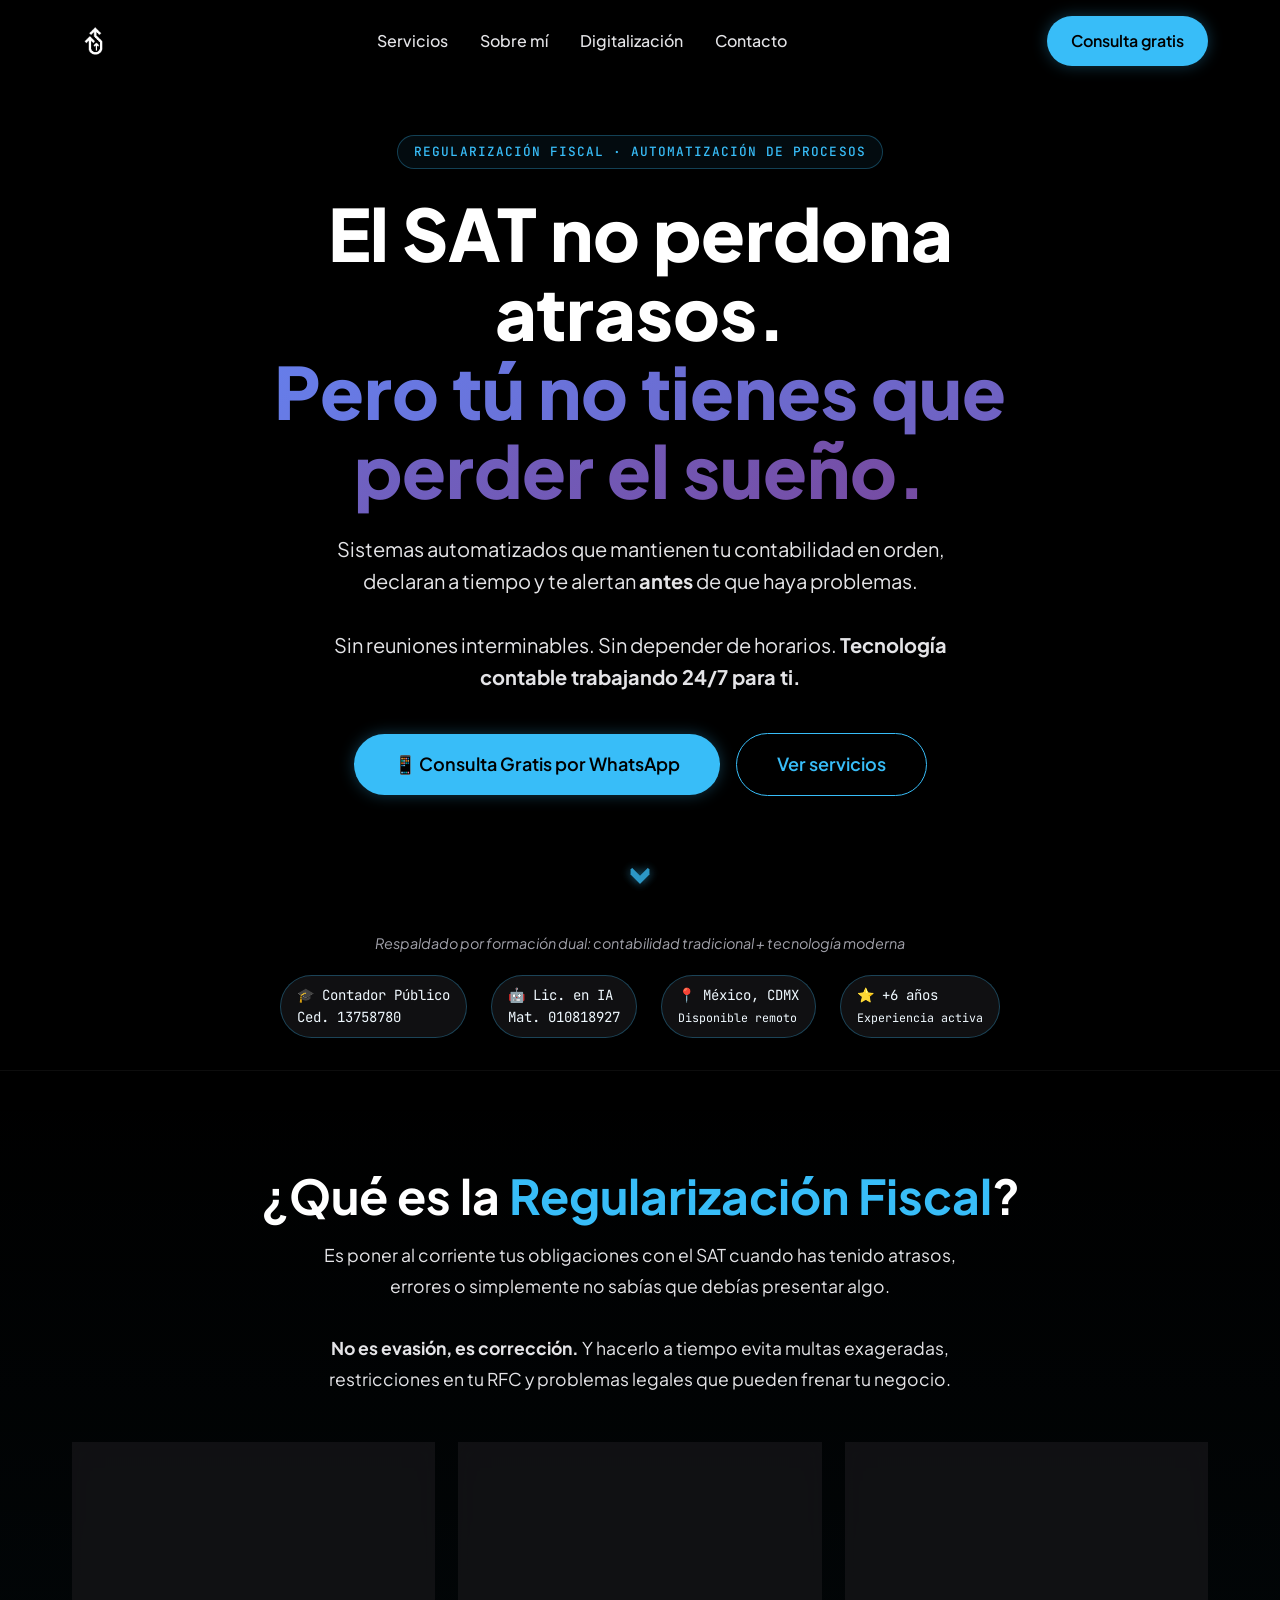
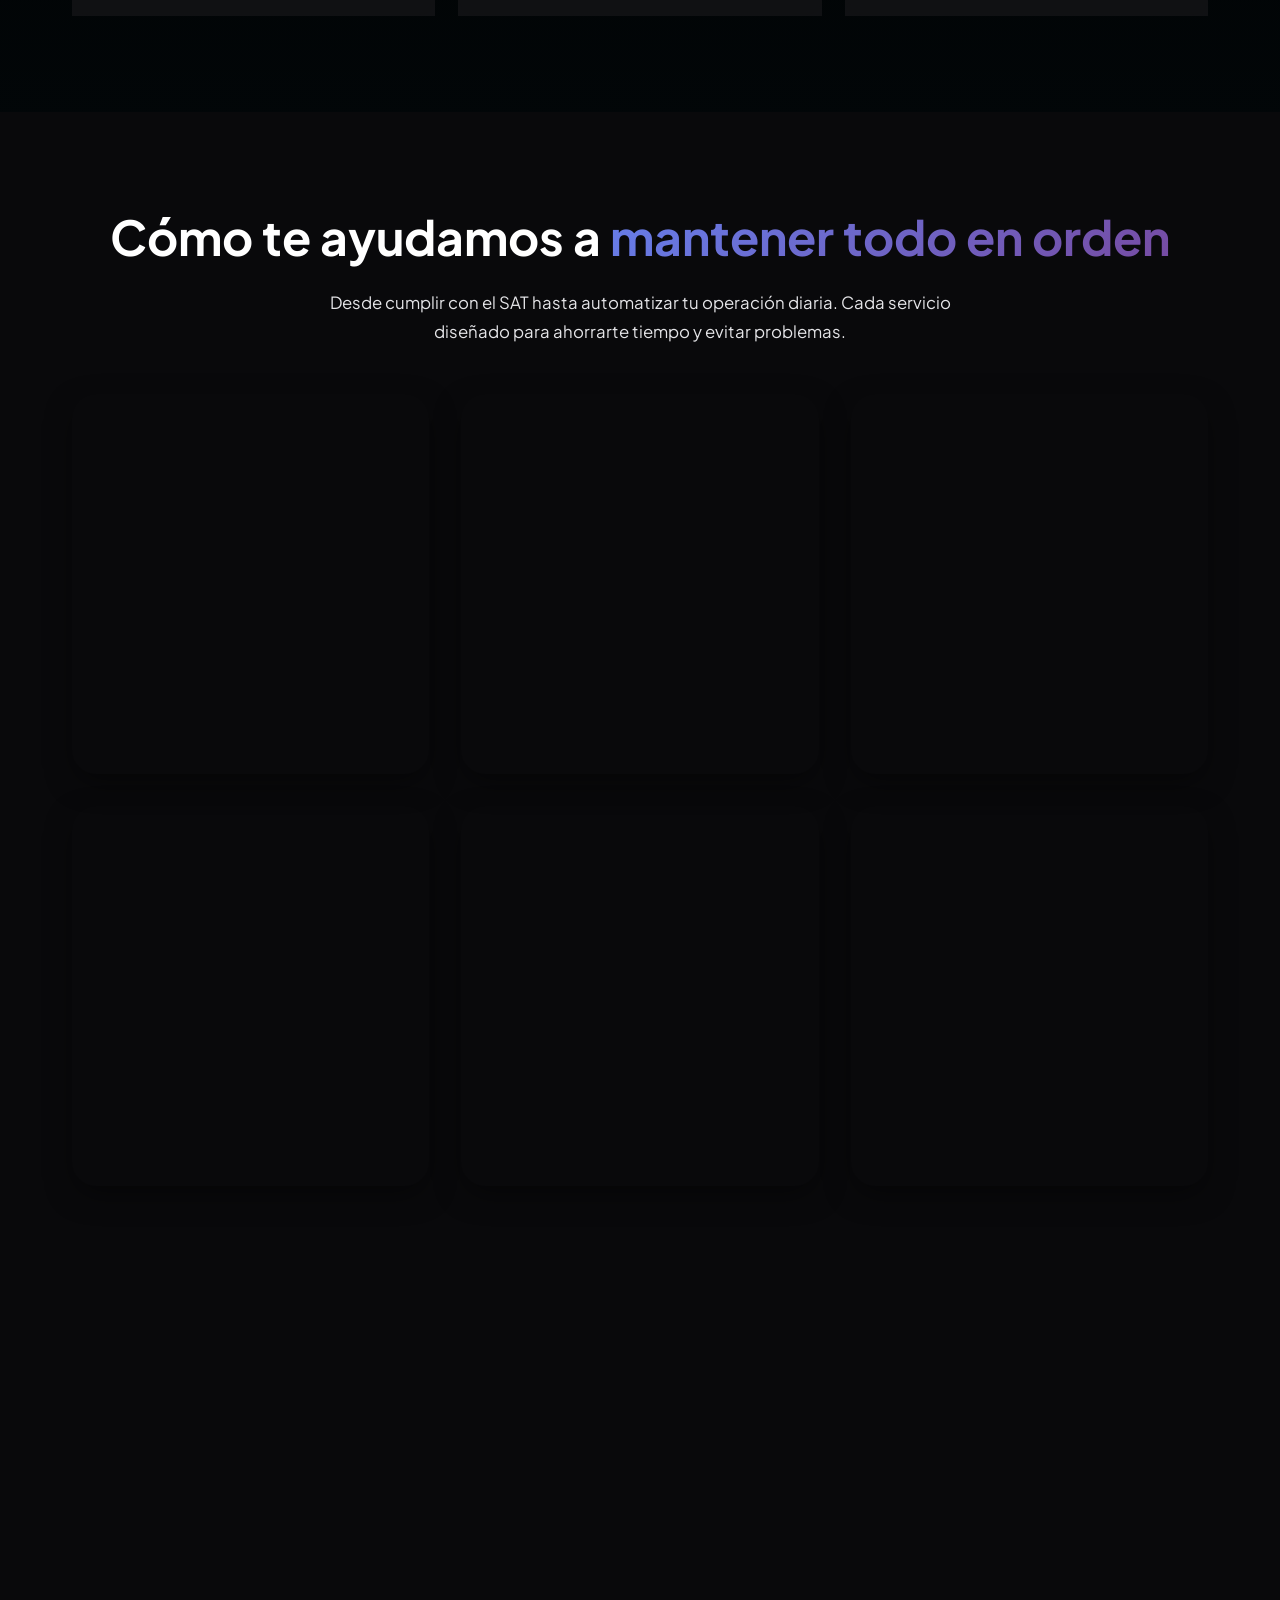
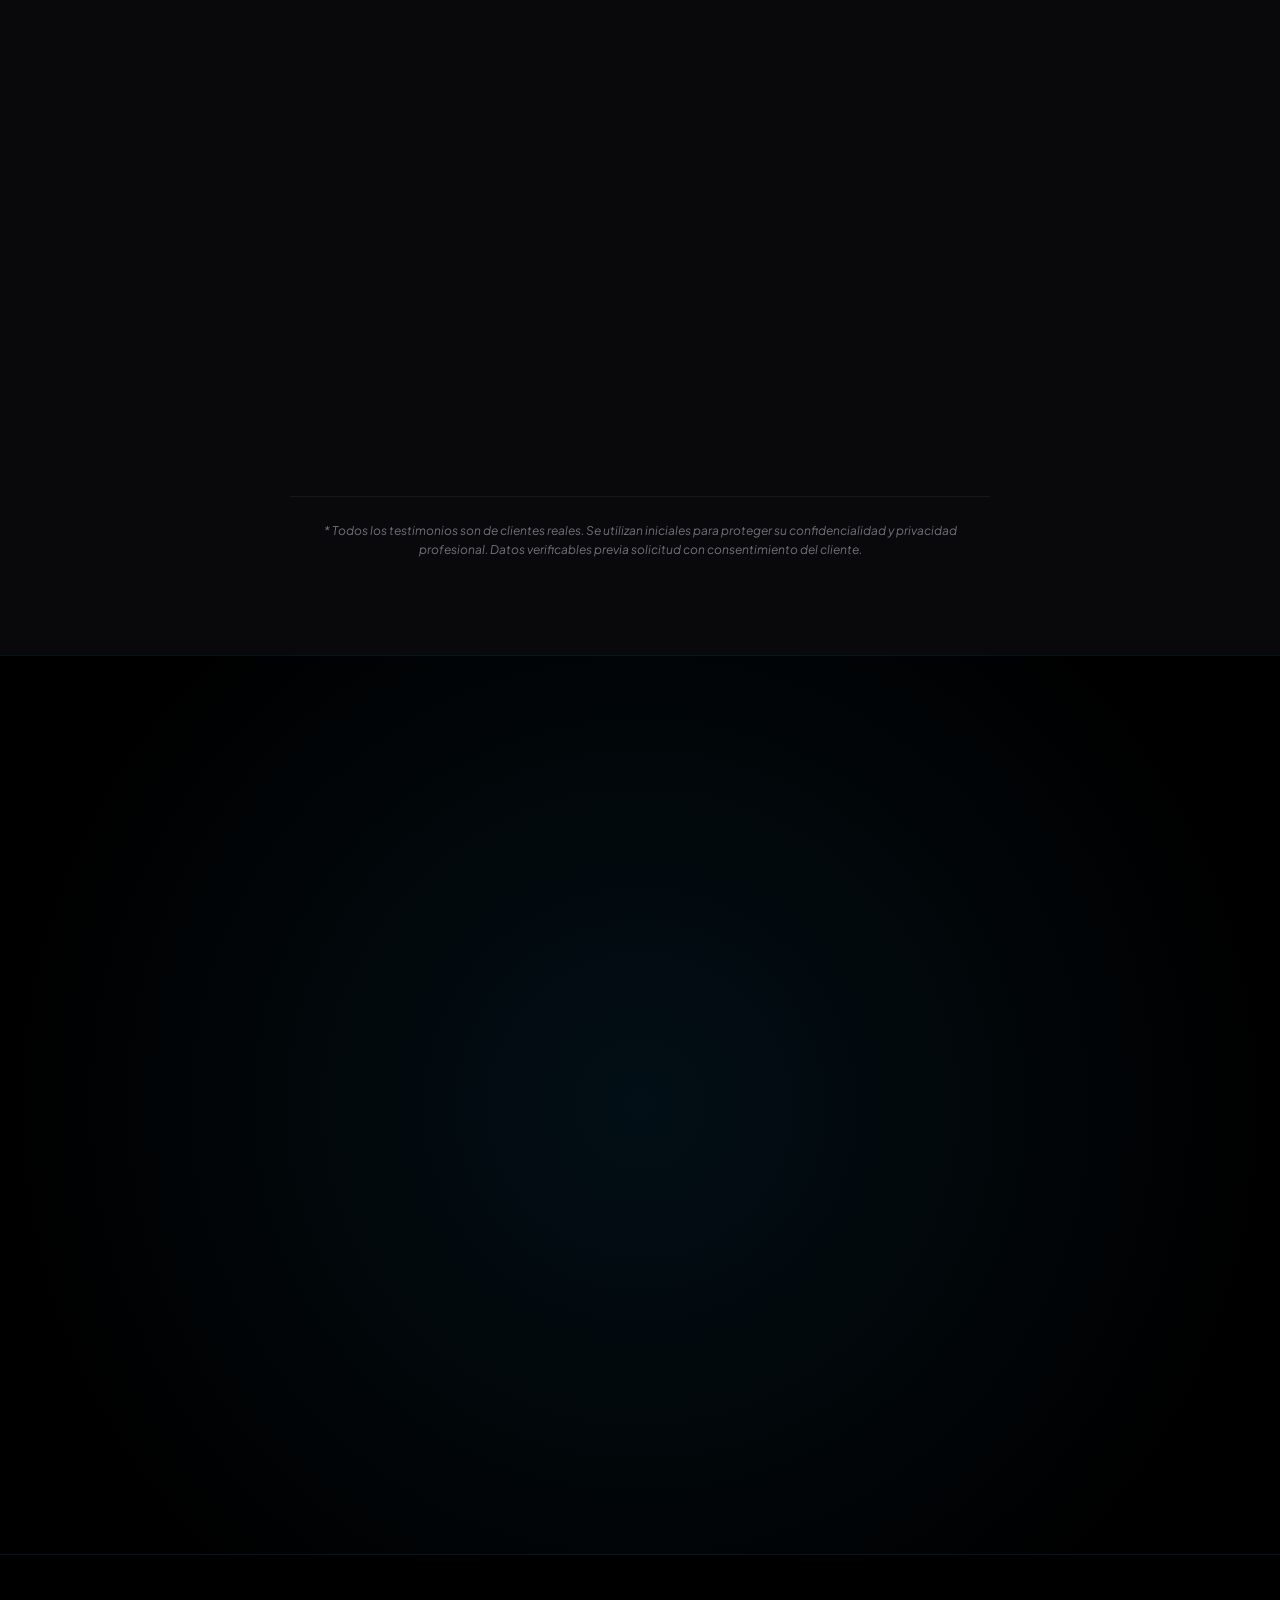
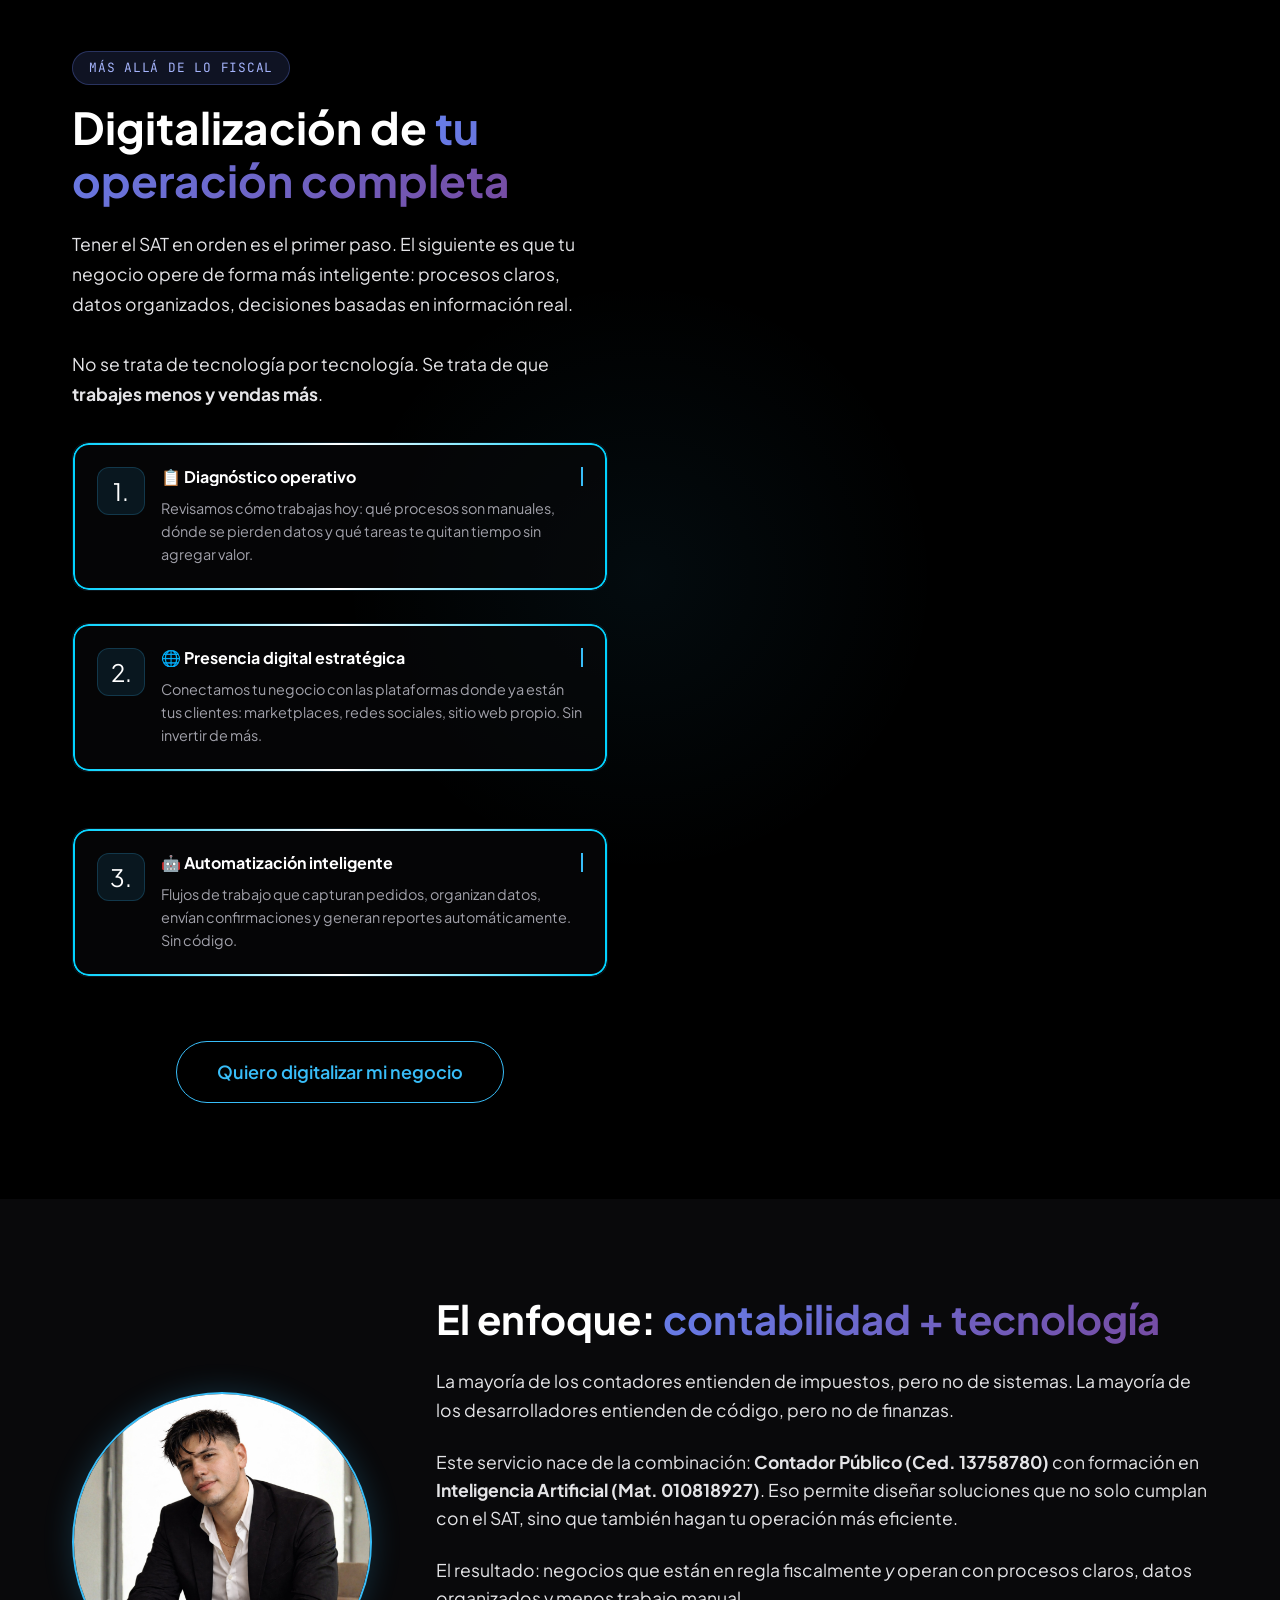
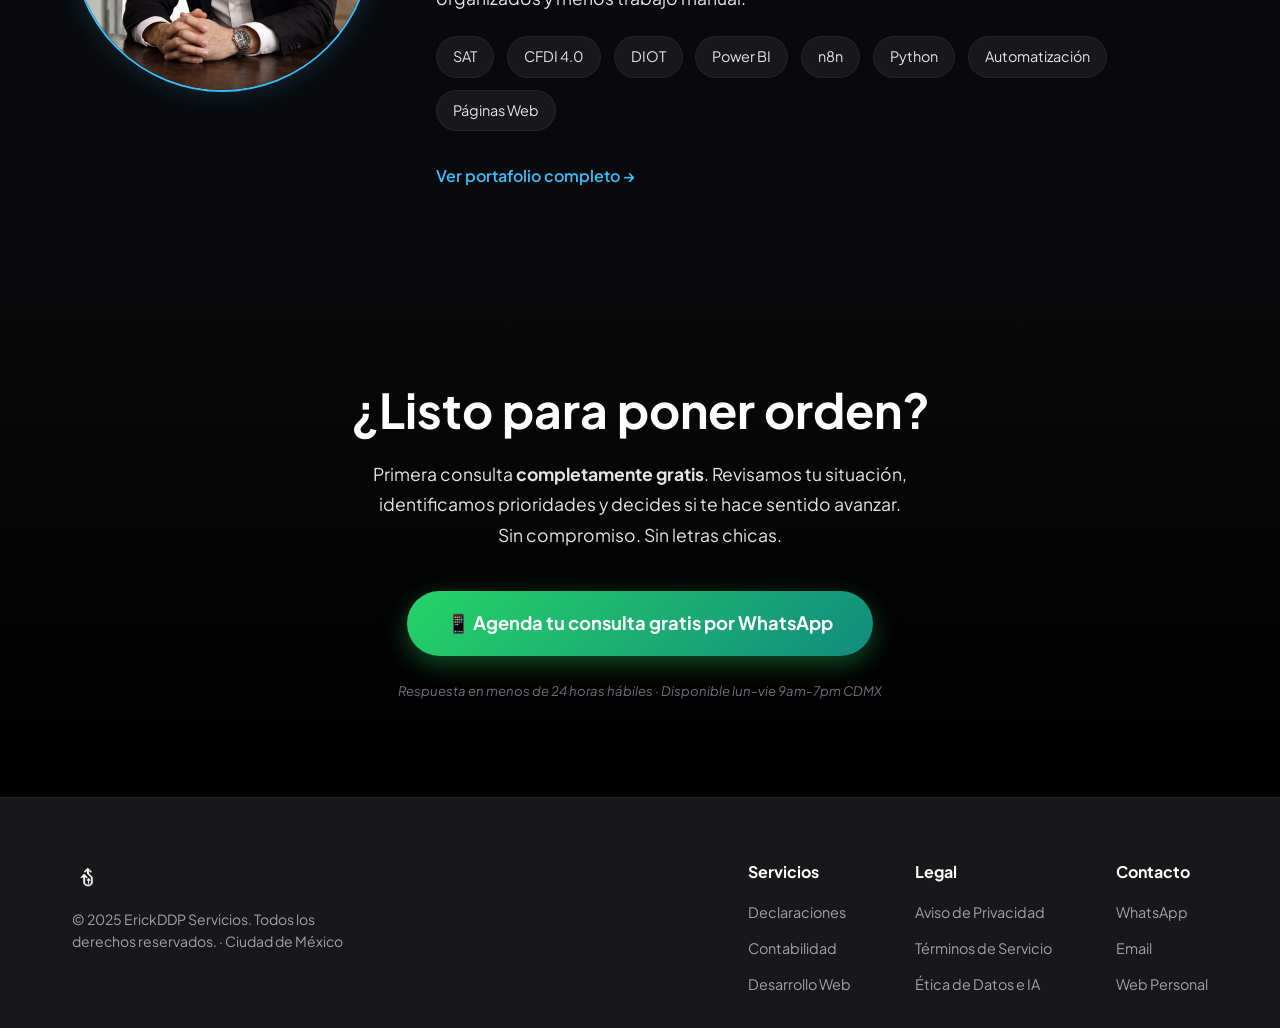
<file: index.html>
<!DOCTYPE html>
<html lang="es">

<head>
    <meta charset="UTF-8">
    <meta name="viewport" content="width=device-width, initial-scale=1.0">
    <title>ErickDDP | Regularización Fiscal y Automatización de Procesos</title>
    <meta name="description"
        content="Regularización fiscal y automatización de procesos para negocios en México. Tu contabilidad en orden, tecnología trabajando para ti. CDMX.">
    <link rel="preconnect" href="https://fonts.googleapis.com">
    <link rel="preconnect" href="https://fonts.gstatic.com" crossorigin>
    <link
        href="https://fonts.googleapis.com/css2?family=Inter:wght@300;400;500&family=JetBrains+Mono:wght@400;500&family=Plus+Jakarta+Sans:wght@300;400;500;600;700;800&display=swap"
        rel="stylesheet">
    <link rel="stylesheet" href="styles.css">
    <link rel="icon" type="image/png" href="images/logo.png">
    <script src="script.js" defer></script>
</head>

<body>
    <div class="particles-container" id="particles"></div>

    <nav class="navbar">
        <div class="container navbar-content">
            <a href="#" class="logo">
                <img src="images/logo.png" alt="ErickDDP Logo" height="44"
                    onerror="this.style.display='none'; this.nextElementSibling.style.display='flex'">
                <span class="logo-fallback"
                    style="display:none; color: var(--primary-400); font-weight: 800; font-size: 1.25rem; font-family: var(--font-sans);">ErickDDP</span>
            </a>
            <div class="nav-links">
                <a href="#servicios">Servicios</a>
                <a href="#sobre-mi">Sobre mí</a>
                <a href="#digitalizacion">Digitalización</a>
                <a href="#contacto">Contacto</a>
            </div>
            <a href="https://wa.me/525534806184?text=Hola,%20quiero%20una%20consulta%20gratis" class="btn btn-primary btn-glow" target="_blank" rel="noopener">Consulta gratis</a>
            <button class="mobile-menu-btn" id="mobileMenuBtn" aria-label="Menú">
                <span></span>
                <span></span>
                <span></span>
            </button>
        </div>
    </nav>

    <!-- Mobile Nav Overlay -->
    <div class="mobile-nav-overlay" id="mobileNavOverlay">
        <button class="close-btn" id="mobileNavClose" aria-label="Cerrar menú">✕</button>
        <a href="#servicios">Servicios</a>
        <a href="#sobre-mi">Sobre mí</a>
        <a href="#digitalizacion">Digitalización</a>
        <a href="#contacto">Contacto</a>
        <a href="https://wa.me/525534806184?text=Hola,%20quiero%20una%20consulta%20gratis" class="btn btn-primary btn-lg" target="_blank" rel="noopener">Consulta gratis</a>
    </div>

    <header class="hero">
        <div class="container hero-content hero-centered">
            <div class="hero-text">
                <span class="hero-label reveal reveal-delay-1">Regularización Fiscal · Automatización de Procesos</span>
                <h1 class="hero-title-main reveal reveal-delay-2">
                    El SAT no perdona atrasos.<br>
                    <span class="gradient-text">Pero tú no tienes que perder el sueño.</span>
                </h1>
                <p class="hero-subtitle reveal reveal-delay-3">
                    Sistemas automatizados que mantienen tu contabilidad en orden, declaran a tiempo y te alertan <strong>antes</strong> de que haya problemas.
                    <br><br>
                    Sin reuniones interminables. Sin depender de horarios. <strong>Tecnología contable trabajando 24/7 para ti.</strong>
                </p>
                <div class="hero-actions reveal reveal-delay-3">
                    <a href="https://wa.me/525534806184?text=Hola,%20quiero%20una%20consulta%20gratis" class="btn btn-primary btn-lg btn-glow" target="_blank" rel="noopener">📱 Consulta Gratis por WhatsApp</a>
                    <a href="#servicios" class="btn btn-outline btn-lg">Ver servicios</a>
                </div>
            </div>
        </div>
        <div class="scroll-indicator">
            <div class="arrow">
                <span></span>
                <span></span>
                <span></span>
            </div>
        </div>
    </header>









    <section class="social-proof">
        <div class="container">
            <p class="badges-intro">Respaldado por formación dual: contabilidad tradicional + tecnología moderna</p>
            <div class="badges-row">
                <div class="badge glass-pill">🎓 Contador Público <br> Ced. 13758780</div>
                <div class="badge glass-pill">🤖 Lic. en IA <br> Mat. 010818927</div>
                <div class="badge glass-pill">📍 México, CDMX <br> <small>Disponible remoto</small></div>
                <div class="badge glass-pill">⭐ +6 años <br> <small>Experiencia activa</small></div>
            </div>
        </div>
    </section>



















    <!-- SECCIÓN REGULARIZACIÓN FISCAL -->
    <section class="fiscal-explainer">
        <div class="container">
            <h2 class="section-title reveal">¿Qué es la <span class="text-accent">Regularización Fiscal</span>?</h2>
            <p class="simple-explanation reveal">
                Es poner al corriente tus obligaciones con el SAT cuando has tenido atrasos,
                errores o simplemente no sabías que debías presentar algo.
                <br><br>
                <strong>No es evasión, es corrección.</strong> Y hacerlo a tiempo evita multas
                exageradas, restricciones en tu RFC y problemas legales que pueden frenar tu negocio.
            </p>
            <div class="explainer-cards">
                <div class="explainer-card reveal reveal-delay-1">
                    <h3>📄 Declaraciones Atrasadas</h3>
                    <p>Presentar lo que no se declaró a tiempo, con cálculo correcto de multas y recargos.</p>
                </div>
                <div class="explainer-card reveal reveal-delay-2">
                    <h3>🔄 Declaraciones Complementarias</h3>
                    <p>Corregir errores en declaraciones ya presentadas para evitar problemas futuros.</p>
                </div>
                <div class="explainer-card reveal reveal-delay-3">
                    <h3>📊 Reconstrucción Contable</h3>
                    <p>Organizar registros que nunca se llevaron o se llevaron mal, sin drama.</p>
                </div>
            </div>
        </div>
    </section>


    <section id="servicios" class="services">
        <div class="container">
            <h2 class="section-title reveal">Cómo te ayudamos a <span class="gradient-text">mantener todo en orden</span></h2>
            <p class="services-intro reveal">Desde cumplir con el SAT hasta automatizar tu operación diaria. Cada servicio diseñado para ahorrarte tiempo y evitar problemas.</p>
            <div class="services-grid">







                <!-- Card 6 -->
                <div class="flip-card" id="card-fiscal">
                    <div class="flip-card-inner">
                        <div class="flip-card-front">
                            <img src="images/6.png" alt="Regularización Fiscal">
                            <div class="card-overlay">
                                <h3>Regularización Fiscal</h3>
                            </div>
                        </div>
                        <div class="flip-card-back">
                            <h3>Poner al día sin drama</h3>
                            <p>Declara lo atrasado, corrige errores y vuelve a estar en regla con el SAT. Con plan de pago si se necesita.</p>
                            <div class="tags">
                                <span class="tag">Atrasos SAT</span>
                                <span class="tag">Complementarias</span>
                                <span class="tag">Sin multas exageradas</span>
                            </div>
                            <button class="btn btn-sm btn-outline">Más info</button>
                        </div>
                    </div>
                </div>

                <!-- Card 1 -->
                <div class="flip-card" id="card-sat">
                    <div class="flip-card-inner">
                        <div class="flip-card-front">
                            <img src="images/1.png" alt="Declaración Anual">
                            <div class="card-overlay">
                                <h3>Declaración Anual / SAT</h3>
                            </div>
                        </div>
                        <div class="flip-card-back">
                            <h3>Automatizada con myfiscal</h3>
                            <p>Tú solo revisas y apruebas. El proceso corre solo: cálculo, presentación y confirmación ante el SAT.</p>
                            <div class="tags">
                                <span class="tag">myfiscal</span>
                                <span class="tag">Devoluciones ISR</span>
                                <span class="tag">Cero errores</span>
                            </div>
                            <button class="btn btn-sm btn-outline">Más info</button>
                        </div>
                    </div>
                </div>
                <!-- Card 2 -->
                <div class="flip-card" id="card-mensual">
                    <div class="flip-card-inner">
                        <div class="flip-card-front">
                            <img src="images/2.png" alt="Contabilidad Mensual">
                            <div class="card-overlay">
                                <h3>Contabilidad Mensual</h3>
                            </div>
                        </div>
                        <div class="flip-card-back">
                            <h3>Integrada con contador plan anual</h3>
                            <p>Reportes automáticos cada mes. Sabes cómo va tu negocio sin necesitar una reunión para cada número.</p>
                            <div class="tags">
                                <span class="tag">contador plan anual</span>
                                <span class="tag">Reportes auto</span>
                                <span class="tag">Control real</span>
                            </div>
                            <button class="btn btn-sm btn-outline">Más info</button>
                        </div>
                    </div>
                </div>
                <!-- Card 4 -->
                <div class="flip-card" id="card-plataformas">
                    <div class="flip-card-inner">
                        <div class="flip-card-front">
                            <img src="images/4.png" alt="Integración Plataformas">
                            <div class="card-overlay">
                                <h3>Presencia en Plataformas Digitales</h3>
                            </div>
                        </div>
                        <div class="flip-card-back">
                            <h3>Tu negocio en más lugares</h3>
                            <p>Publica y posiciona tu negocio en plataformas digitales para llegar a más clientes.</p>
                            <div class="tags">
                                <span class="tag">Marketplace</span>
                                <span class="tag">Redes Sociales</span>
                                <span class="tag">Servicios Online</span>
                            </div>
                            <button class="btn btn-sm btn-outline">Más info</button>
                        </div>
                    </div>
                </div>
                <!-- Card 3 -->
                <div class="flip-card" id="card-web">
                    <div class="flip-card-inner">
                        <div class="flip-card-front">
                            <img src="images/3.png" alt="Página Web Profesional">
                            <div class="card-overlay">
                                <h3>Página Web Profesional</h3>
                            </div>
                        </div>
                        <div class="flip-card-back">
                            <h3>Tu negocio visible en internet</h3>
                            <p>Un sitio web profesional que genere confianza y atraiga nuevos clientes.</p>
                            <div class="tags">
                                <span class="tag">Sitio Web</span>
                                <span class="tag">Dominio y Hosting</span>
                                <span class="tag">SEO básico</span>
                            </div>
                            <button class="btn btn-sm btn-outline">Más info</button>
                        </div>
                    </div>
                </div>

                <!-- Card 5 -->
                <div class="flip-card" id="card-ia">
                    <div class="flip-card-inner">
                        <div class="flip-card-front">
                            <img src="images/5.png" alt="Automatización IA">
                            <div class="card-overlay">
                                <h3>Automatización con IA</h3>
                            </div>
                        </div>
                        <div class="flip-card-back">
                            <h3>Lo que tardaba horas, ahora toma minutos</h3>
                            <p>Flujos de trabajo que capturan, organizan y responden solos. Tu tiempo vale demasiado para gastarlo en tareas repetitivas.</p>
                            <div class="tags">
                                <span class="tag">n8n · Make</span>
                                <span class="tag">IA</span>
                                <span class="tag">Scripts</span>
                            </div>
                            <button class="btn btn-sm btn-outline">Más info</button>
                        </div>
                    </div>
                </div>

            </div>
        </div>
    </section>















    <!-- SECCIÓN TESTIMONIOS -->
    <section class="testimonials" id="testimonios">
        <div class="container">
            <h2 class="section-title reveal">Resultados reales de <span class="gradient-text">clientes reales</span></h2>
            <p class="testimonials-intro reveal">No son casos inventados ni promesas vacías. Son negocios y profesionales que encontraron claridad fiscal y eficiencia operativa con las mismas herramientas y procesos que usarás tú.</p>
            <div class="testimonials-grid">

                <div class="testimonial-card reveal reveal-delay-1">
                    <div class="testimonial-header">
                        <div class="client-initial">M.R.</div>
                        <p class="client-occupation">Dueña de Cafetería</p>
                    </div>
                    <p class="testimonial-text">"Recuperé deducciones que no sabía que existían. Mi declaración anual pasó de ser un dolor de cabeza a una ventaja competitiva."</p>
                </div>

                <div class="testimonial-card reveal reveal-delay-2">
                    <div class="testimonial-header">
                        <div class="client-initial">C.L.</div>
                        <p class="client-occupation">Freelance de Diseño</p>
                    </div>
                    <p class="testimonial-text">"Automatizó mi facturación y ahora solo me enfoco en crear. La plataforma myfiscal me cambió la vida profesional."</p>
                </div>

                <div class="testimonial-card reveal reveal-delay-3">
                    <div class="testimonial-header">
                        <div class="client-initial">J.P.</div>
                        <p class="client-occupation">Director de Logística</p>
                    </div>
                    <p class="testimonial-text">"Regularizó 3 años de contabilidad atrasada sin drama. Profesional, discreto y con herramientas que realmente funcionan."</p>
                </div>

                <div class="testimonial-card reveal reveal-delay-1">
                    <div class="testimonial-header">
                        <div class="client-initial">A.G.</div>
                        <p class="client-occupation">Consultora de Marketing</p>
                    </div>
                    <p class="testimonial-text">"Me explicó el SAT en lenguaje humano. Ahora entiendo mis obligaciones y duermo tranquila."</p>
                </div>

                <div class="testimonial-card reveal reveal-delay-2">
                    <div class="testimonial-header">
                        <div class="client-initial">R.S.</div>
                        <p class="client-occupation">Gerente de Ventas</p>
                    </div>
                    <p class="testimonial-text">"Su enfoque con IA me permitió optimizar procesos que creía imposibles de mejorar. Resultados medibles desde el primer mes."</p>
                </div>

                <div class="testimonial-card reveal reveal-delay-3">
                    <div class="testimonial-header">
                        <div class="client-initial">L.M.</div>
                        <p class="client-occupation">Emprendedor E-commerce</p>
                    </div>
                    <p class="testimonial-text">"Construyó un sistema que me avisa antes de que incumpla. Contador plan anual fue exactamente lo que mi negocio necesitaba."</p>
                </div>

            </div>
            <p class="testimonials-disclaimer">
                * Todos los testimonios son de clientes reales. Se utilizan iniciales para proteger su
                confidencialidad y privacidad profesional. Datos verificables previa solicitud con consentimiento del cliente.
            </p>
        </div>
    </section>


    <section class="dashboard-metrics" id="metricas">
        <div class="container">
            <div class="metrics-header-mobile">
                <span class="status-badge pulse">● Datos en tiempo real</span>
            </div>
            <div class="metrics-grid">
                <div class="metric-item reveal">
                    <div class="metric-viz">
                        <svg viewBox="0 0 100 40" class="sparkline">
                            <path d="M0,35 L10,32 L20,38 L30,25 L40,28 L50,15 L60,20 L70,8 L80,12 L90,5 L100,2" />
                        </svg>
                    </div>
                    <span class="metric-number" data-target="26">0</span>
                    <span class="metric-label">Negocios ordenados</span>
                    <span class="item-status">Desde 2019</span>
                </div>
                <div class="metric-item reveal reveal-delay-1">
                    <div class="metric-viz">
                        <div class="experience-bar">
                            <div class="bar-fill"></div>
                        </div>
                    </div>
                    <span class="metric-number" data-target="6">0</span>
                    <span class="metric-label">Años activo</span>
                    <span class="item-status">Experiencia continua</span>
                </div>
                <div class="metric-item reveal reveal-delay-2">
                    <div class="metric-viz">
                        <div class="automation-pulse">
                            <div class="pulse-ring"></div>
                            <div class="pulse-dot"></div>
                        </div>
                    </div>
                    <span class="metric-number" data-target="85" data-suffix="%">0%</span>
                    <span class="metric-label">Procesos automatizados</span>
                    <span class="item-status success">En clientes activos</span>
                </div>
                <div class="metric-item reveal reveal-delay-3">
                    <div class="metric-viz">
                        <div class="degrees-icon">
                            <span>🎓</span>
                            <span>🤖</span>
                        </div>
                    </div>
                    <span class="metric-number" data-target="2">0</span>
                    <span class="metric-label">Licenciaturas</span>
                    <span class="item-status">Contaduría + IA</span>
                </div>
            </div>
        </div>
    </section>


















    <!-- SECCIÓN DIGITALIZACIÓN -->
    <section id="digitalizacion" class="">
        <div class="container">
            <div class="digitalizacion-grid">
                <div class="digitalizacion-text reveal">
                    <span class="section-tag">Más allá de lo fiscal</span>
                    <h2>Digitalización de <span class="gradient-text">tu operación completa</span></h2>
                    <p class="digitalization-intro">
                        Tener el SAT en orden es el primer paso. El siguiente es que tu negocio opere de forma más inteligente: procesos claros, datos organizados, decisiones basadas en información real.
                        <br><br>
                        No se trata de tecnología por tecnología. Se trata de que <strong>trabajes menos y vendas más</strong>.
                    </p>
                    <div class="digitalizacion-steps">
                        <div class="digitalizacion-row reveal row-reveal">
                            <div class="step-item">
                                <div class="step-icon">1.</div>
                                <div class="step-content">
                                    <h4>📋 Diagnóstico operativo</h4>
                                    <p>Revisamos cómo trabajas hoy: qué procesos son manuales, dónde se pierden datos y qué tareas te quitan tiempo sin agregar valor.</p>
                                </div>
                            </div>
                            <div class="step-item">
                                <div class="step-icon">2.</div>
                                <div class="step-content">
                                    <h4>🌐 Presencia digital estratégica</h4>
                                    <p>Conectamos tu negocio con las plataformas donde ya están tus clientes: marketplaces, redes sociales, sitio web propio. Sin invertir de más.</p>
                                </div>
                            </div>
                        </div>
                        <div class="digitalizacion-row reveal row-reveal">
                            <div class="step-item">
                                <div class="step-icon">3.</div>
                                <div class="step-content">
                                    <h4>🤖 Automatización inteligente</h4>
                                    <p>Flujos de trabajo que capturan pedidos, organizan datos, envían confirmaciones y generan reportes automáticamente. Sin código.</p>
                                </div>
                            </div>
                        </div>
                    </div>
                    <div class="digitalizacion-cta">
                        <a href="https://wa.me/525534806184?text=Quiero%20digitalizar%20mi%20negocio" class="btn btn-outline btn-lg" target="_blank" rel="noopener" style="margin-top: 2rem; display: inline-flex;">Quiero digitalizar mi negocio</a>
                    </div>
                </div>




                <div class="digitalizacion-visual reveal reveal-delay-2">
                    <div class="platform-card emoji-scroll">
                        <div class="platform-icon">🛵</div>
                        <div class="platform-name">Uber Eats</div>
                    </div>
                    <div class="platform-card emoji-scroll">
                        <div class="platform-icon">🚗</div>
                        <div class="platform-name">DiDi Food</div>
                    </div>
                    <div class="platform-card emoji-scroll">
                        <div class="platform-icon">🐰</div>
                        <div class="platform-name">Rappi</div>
                    </div>
                    <div class="platform-card emoji-scroll">
                        <div class="platform-icon">🌐</div>
                        <div class="platform-name">Tu Página Web</div>
                    </div>
                    <div class="platform-card emoji-scroll">
                        <div class="platform-icon">🤖</div>
                        <div class="platform-name">n8n + IA</div>
                    </div>
                    <div class="platform-card emoji-scroll">
                        <div class="platform-icon">📊</div>
                        <div class="platform-name">Power BI</div>
                    </div>
                </div>
            </div>
        </div>
    </section>














    <section id="sobre-mi" class="about-section">
        <div class="container about-content">
            <div class="about-image">
                <img src="images/perfil.png" alt="Erick Domínguez Del Prado"
                    onerror="this.style.display='none'; this.nextElementSibling.style.display='flex'">
                <div class="fallback-avatar">ED</div>
            </div>
            <div class="about-text">
                <h2>El enfoque: <span class="gradient-text">contabilidad + tecnología</span></h2>
                <div class="about-bio">
                    <p>La mayoría de los contadores entienden de impuestos, pero no de sistemas. La mayoría de los desarrolladores entienden de código, pero no de finanzas.</p>
                    <p>Este servicio nace de la combinación: <strong>Contador Público (Ced. 13758780)</strong> con formación en <strong>Inteligencia Artificial (Mat. 010818927)</strong>. Eso permite diseñar soluciones que no solo cumplan con el SAT, sino que también hagan tu operación más eficiente.</p>
                    <p>El resultado: negocios que están en regla fiscalmente <em>y</em> operan con procesos claros, datos organizados y menos trabajo manual.</p>
                </div>
                <div class="skills-row">
                    <span class="skill-tag">SAT</span>
                    <span class="skill-tag">CFDI 4.0</span>
                    <span class="skill-tag">DIOT</span>
                    <span class="skill-tag">Power BI</span>
                    <span class="skill-tag">n8n</span>
                    <span class="skill-tag">Python</span>
                    <span class="skill-tag">Automatización</span>
                    <span class="skill-tag">Páginas Web</span>
                </div>
                <a href="https://erickddp.com" target="_blank" class="link-arrow">Ver portafolio completo →</a>
            </div>
        </div>
    </section>





































    <!-- SECCIÓN CONTACTO -->
    <section id="contacto" class="final-cta">
        <div class="container">
            <h2 class="cta-title reveal">¿Listo para poner orden?</h2>
            <p class="cta-description reveal reveal-delay-1">
                Primera consulta <strong>completamente gratis</strong>.
                Revisamos tu situación, identificamos prioridades y decides si te hace sentido avanzar.
                <br>Sin compromiso. Sin letras chicas.
            </p>
            <a href="https://wa.me/525534806184?text=Hola,%20quiero%20una%20consulta%20gratis" class="btn-whatsapp-large reveal reveal-delay-2" target="_blank" rel="noopener">
                📱 Agenda tu consulta gratis por WhatsApp
            </a>
            <p class="cta-footer-note reveal reveal-delay-3">Respuesta en menos de 24 horas hábiles · Disponible lun-vie 9am-7pm CDMX</p>
        </div>
    </section>
















    <footer class="footer">
        <div class="container">
            <div class="footer-content">
                <div class="footer-brand">
                    <img src="images/logo.png" alt="ErickDDP Logo" height="30">
                    <p class="copyright">© 2025 ErickDDP Servicios. Todos los derechos reservados. · Ciudad de México
                    </p>
                </div>
                <div class="footer-links">
                    <div class="col">
                        <h4>Servicios</h4>
                        <a href="#servicios">Declaraciones</a>
                        <a href="#servicios">Contabilidad</a>
                        <a href="#servicios">Desarrollo Web</a>
                    </div>
                    <div class="col">
                        <h4>Legal</h4>
                        <a href="aviso-privacidad.html">Aviso de Privacidad</a>
                        <a href="legal.html#terminos">Términos de Servicio</a>
                        <a href="legal.html#etica">Ética de Datos e IA</a>
                    </div>
                    <div class="col">
                        <h4>Contacto</h4>
                        <a href="https://wa.me/525534806184">WhatsApp</a>
                        <a href="mailto:cperickd@gmail.com">Email</a>
                        <a href="https://erickddp.com">Web Personal</a>
                    </div>
                </div>
            </div>
        </div>
    </footer>
</body>

</html>
</file>
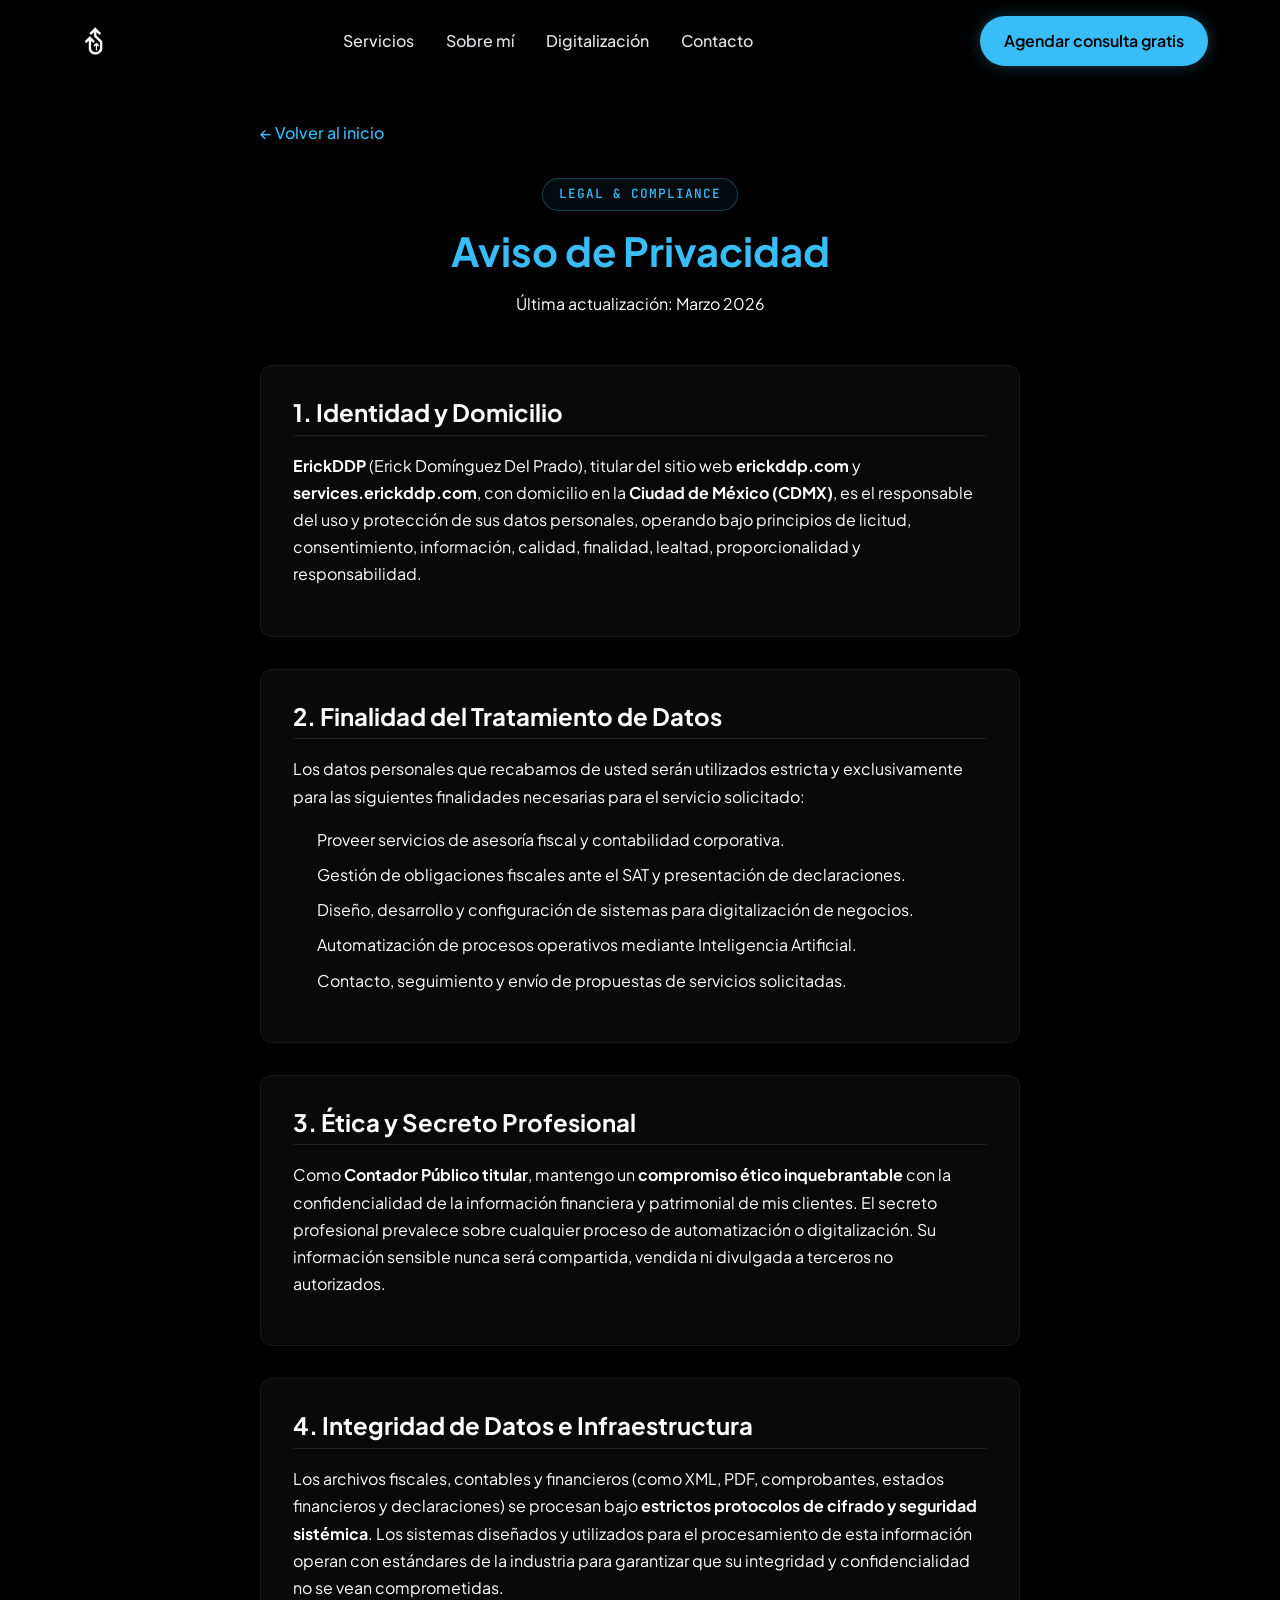
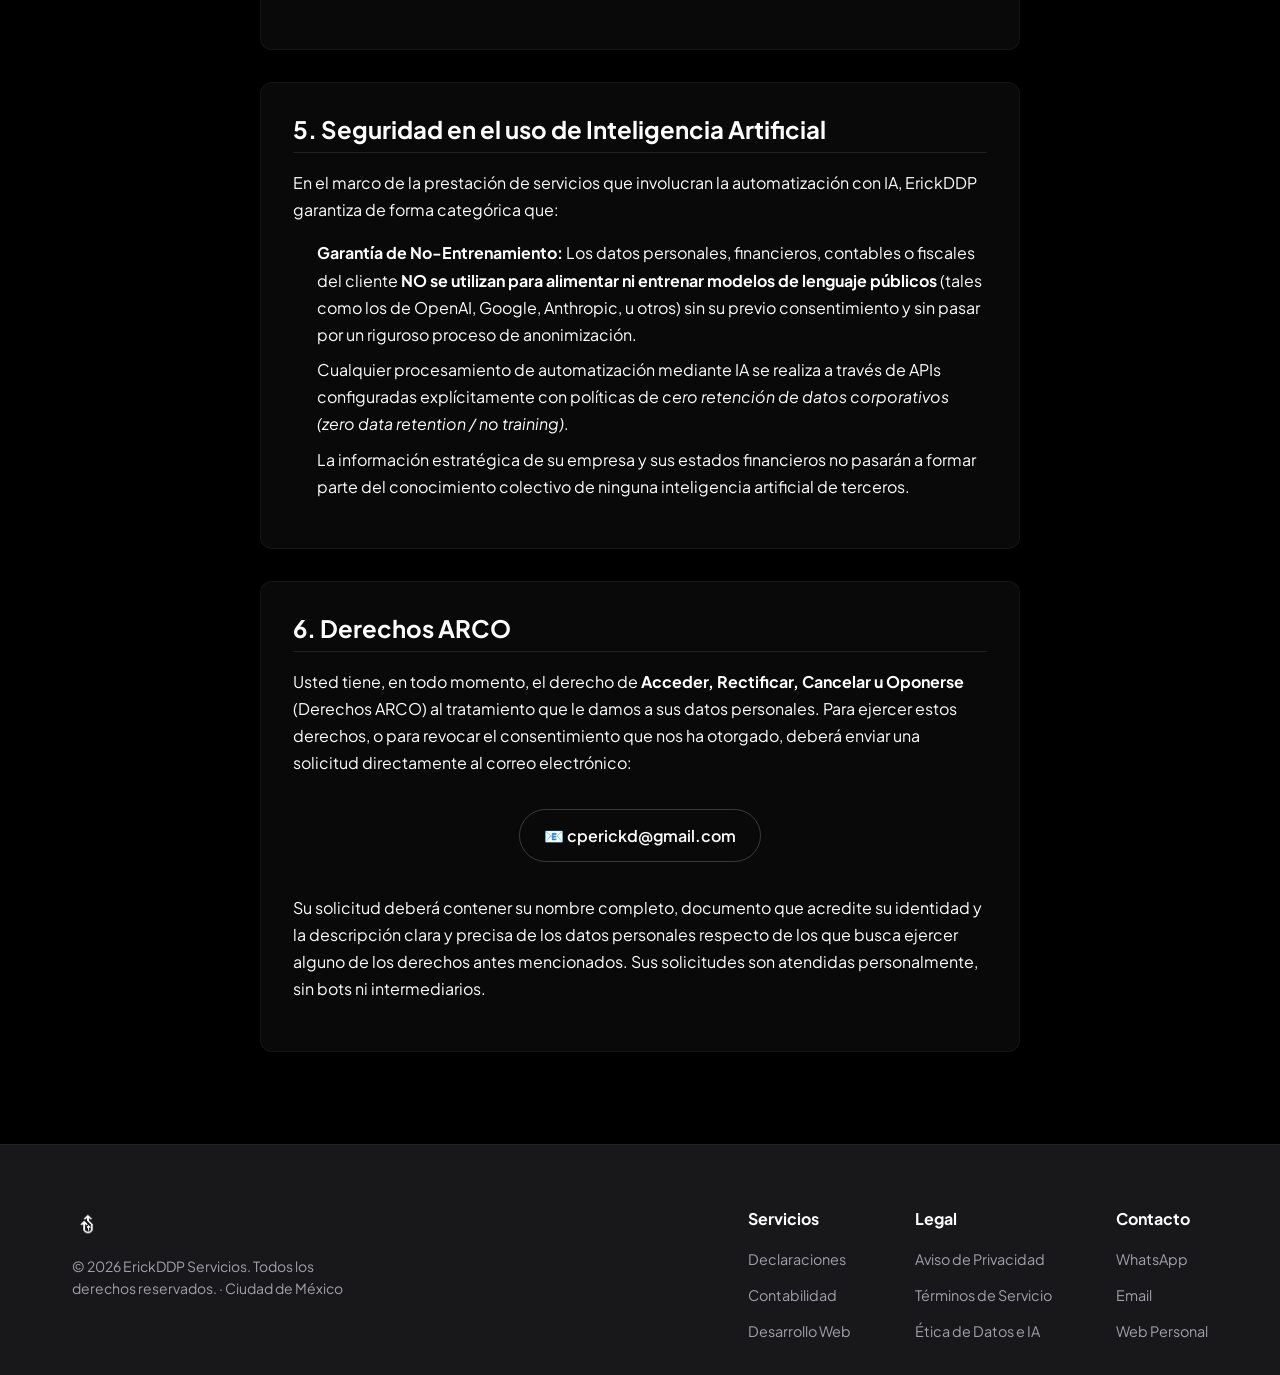
<file: aviso-privacidad.html>
<!DOCTYPE html>
<html lang="es">
<head>
    <meta charset="UTF-8">
    <meta name="viewport" content="width=device-width, initial-scale=1.0">
    <title>Aviso de Privacidad | ErickDDP Servicios</title>
    <meta name="description" content="Aviso de Privacidad de ErickDDP Servicios para el tratamiento de datos personales, secreto profesional y seguridad de IA.">
    <link rel="preconnect" href="https://fonts.googleapis.com">
    <link rel="preconnect" href="https://fonts.gstatic.com" crossorigin>
    <link href="https://fonts.googleapis.com/css2?family=Inter:wght@300;400;500&family=JetBrains+Mono:wght@400;500&family=Plus+Jakarta+Sans:wght@300;400;500;600;700;800&display=swap" rel="stylesheet">
    <link rel="stylesheet" href="styles.css">
    <style>
        .privacy-container {
            max-width: 800px;
            margin: 0 auto;
            padding: 120px 20px 60px;
        }
        .privacy-header {
            margin-bottom: 3rem;
            text-align: center;
        }
        .privacy-header h1 {
            font-size: 2.5rem;
            color: var(--primary-400);
            margin-bottom: 1rem;
        }
        .privacy-section {
            background: rgba(24, 24, 27, 0.4);
            border: 1px solid rgba(255, 255, 255, 0.05);
            border-radius: 12px;
            padding: 2rem;
            margin-bottom: 2rem;
            backdrop-filter: blur(10px);
        }
        .privacy-section h2 {
            font-size: 1.5rem;
            margin-bottom: 1rem;
            color: var(--text-light);
            border-bottom: 1px solid rgba(255, 255, 255, 0.1);
            padding-bottom: 0.5rem;
        }
        .privacy-section p, .privacy-section ul {
            color: var(--text-muted);
            line-height: 1.7;
            margin-bottom: 1rem;
        }
        .privacy-section ul {
            padding-left: 1.5rem;
        }
        .privacy-section li {
            margin-bottom: 0.5rem;
        }
        .privacy-back {
            display: inline-block;
            margin-bottom: 2rem;
            color: var(--primary-400);
            text-decoration: none;
            font-weight: 500;
            transition: color 0.3s ease;
        }
        .privacy-back:hover {
            color: var(--primary-300);
        }
    </style>
</head>
<body>
    <div class="particles-container" id="particles"></div>

    <nav class="navbar">
        <div class="container navbar-content">
            <a href="index.html" class="logo">
                <img src="images/logo.png" alt="ErickDDP Logo" height="44" onerror="this.style.display='none'; this.nextElementSibling.style.display='flex'">
                <span class="logo-fallback" style="display:none; color: var(--primary-400); font-weight: 800; font-size: 1.25rem; font-family: var(--font-sans);">ErickDDP</span>
            </a>
            <div class="nav-links">
                <a href="index.html#servicios">Servicios</a>
                <a href="index.html#sobre-mi">Sobre mí</a>
                <a href="index.html#digitalizacion">Digitalización</a>
                <a href="index.html#contacto">Contacto</a>
            </div>
            <a href="index.html#contacto" class="btn btn-primary btn-glow">Agendar consulta gratis</a>
            <button class="mobile-menu-btn" id="mobileMenuBtn" aria-label="Menú">
                <span></span>
                <span></span>
                <span></span>
            </button>
        </div>
    </nav>

    <!-- Mobile Nav Overlay -->
    <div class="mobile-nav-overlay" id="mobileNavOverlay">
        <button class="close-btn" id="mobileNavClose" aria-label="Cerrar menú">✕</button>
        <a href="index.html#servicios">Servicios</a>
        <a href="index.html#sobre-mi">Sobre mí</a>
        <a href="index.html#digitalizacion">Digitalización</a>
        <a href="index.html#contacto">Contacto</a>
        <a href="index.html#contacto" class="btn btn-primary btn-lg">Agendar consulta gratis</a>
    </div>

    <main class="privacy-container">
        <a href="index.html" class="privacy-back">← Volver al inicio</a>
        
        <header class="privacy-header">
            <span class="hero-label drop-in" style="margin-bottom: 1rem; display: inline-block;">Legal & Compliance</span>
            <h1>Aviso de Privacidad</h1>
            <p style="color: var(--text-muted);">Última actualización: Marzo 2026</p>
        </header>

        <section class="privacy-section">
            <h2>1. Identidad y Domicilio</h2>
            <p><strong>ErickDDP</strong> (Erick Domínguez Del Prado), titular del sitio web <strong>erickddp.com</strong> y <strong>services.erickddp.com</strong>, con domicilio en la <strong>Ciudad de México (CDMX)</strong>, es el responsable del uso y protección de sus datos personales, operando bajo principios de licitud, consentimiento, información, calidad, finalidad, lealtad, proporcionalidad y responsabilidad.</p>
        </section>

        <section class="privacy-section">
            <h2>2. Finalidad del Tratamiento de Datos</h2>
            <p>Los datos personales que recabamos de usted serán utilizados estricta y exclusivamente para las siguientes finalidades necesarias para el servicio solicitado:</p>
            <ul>
                <li>Proveer servicios de asesoría fiscal y contabilidad corporativa.</li>
                <li>Gestión de obligaciones fiscales ante el SAT y presentación de declaraciones.</li>
                <li>Diseño, desarrollo y configuración de sistemas para digitalización de negocios.</li>
                <li>Automatización de procesos operativos mediante Inteligencia Artificial.</li>
                <li>Contacto, seguimiento y envío de propuestas de servicios solicitadas.</li>
            </ul>
        </section>

        <section class="privacy-section">
            <h2>3. Ética y Secreto Profesional</h2>
            <p>Como <strong>Contador Público titular</strong>, mantengo un <strong>compromiso ético inquebrantable</strong> con la confidencialidad de la información financiera y patrimonial de mis clientes. El secreto profesional prevalece sobre cualquier proceso de automatización o digitalización. Su información sensible nunca será compartida, vendida ni divulgada a terceros no autorizados.</p>
        </section>

        <section class="privacy-section">
            <h2>4. Integridad de Datos e Infraestructura</h2>
            <p>Los archivos fiscales, contables y financieros (como XML, PDF, comprobantes, estados financieros y declaraciones) se procesan bajo <strong>estrictos protocolos de cifrado y seguridad sistémica</strong>. Los sistemas diseñados y utilizados para el procesamiento de esta información operan con estándares de la industria para garantizar que su integridad y confidencialidad no se vean comprometidas.</p>
        </section>

        <section class="privacy-section">
            <h2>5. Seguridad en el uso de Inteligencia Artificial</h2>
            <p>En el marco de la prestación de servicios que involucran la automatización con IA, ErickDDP garantiza de forma categórica que:</p>
            <ul>
                <li><strong>Garantía de No-Entrenamiento:</strong> Los datos personales, financieros, contables o fiscales del cliente <strong>NO se utilizan para alimentar ni entrenar modelos de lenguaje públicos</strong> (tales como los de OpenAI, Google, Anthropic, u otros) sin su previo consentimiento y sin pasar por un riguroso proceso de anonimización.</li>
                <li>Cualquier procesamiento de automatización mediante IA se realiza a través de APIs configuradas explícitamente con políticas de <em>cero retención de datos corporativos (zero data retention / no training)</em>.</li>
                <li>La información estratégica de su empresa y sus estados financieros no pasarán a formar parte del conocimiento colectivo de ninguna inteligencia artificial de terceros.</li>
            </ul>
        </section>

        <section class="privacy-section">
            <h2>6. Derechos ARCO</h2>
            <p>Usted tiene, en todo momento, el derecho de <strong>Acceder, Rectificar, Cancelar u Oponerse</strong> (Derechos ARCO) al tratamiento que le damos a sus datos personales. Para ejercer estos derechos, o para revocar el consentimiento que nos ha otorgado, deberá enviar una solicitud directamente al correo electrónico:</p>
            <p style="text-align: center; margin: 2rem 0;">
                <a href="mailto:cperickd@gmail.com" class="btn btn-outline" style="color: var(--text-light); border-color: rgba(255,255,255,0.2);">📧 cperickd@gmail.com</a>
            </p>
            <p>Su solicitud deberá contener su nombre completo, documento que acredite su identidad y la descripción clara y precisa de los datos personales respecto de los que busca ejercer alguno de los derechos antes mencionados. Sus solicitudes son atendidas personalmente, sin bots ni intermediarios.</p>
        </section>

    </main>

    <footer class="footer">
        <div class="container">
            <div class="footer-content">
                <div class="footer-brand">
                    <img src="images/logo.png" alt="ErickDDP Logo" height="30" onerror="this.style.display='none'; this.nextElementSibling.style.display='flex'">
                    <span class="logo-fallback" style="display:none; color: var(--primary-400); font-weight: 800; font-size: 1.25rem; font-family: var(--font-sans);">ErickDDP</span>
                    <p class="copyright">© 2026 ErickDDP Servicios. Todos los derechos reservados. · Ciudad de México</p>
                </div>
                <div class="footer-links">
                    <div class="col">
                        <h4>Servicios</h4>
                        <a href="index.html#servicios">Declaraciones</a>
                        <a href="index.html#servicios">Contabilidad</a>
                        <a href="index.html#servicios">Desarrollo Web</a>
                    </div>
                    <div class="col">
                        <h4>Legal</h4>
                        <a href="aviso-privacidad.html">Aviso de Privacidad</a>
                        <a href="legal.html#terminos">Términos de Servicio</a>
                        <a href="legal.html#etica">Ética de Datos e IA</a>
                    </div>
                    <div class="col">
                        <h4>Contacto</h4>
                        <a href="https://wa.me/525534806184">WhatsApp</a>
                        <a href="mailto:cperickd@gmail.com">Email</a>
                        <a href="https://erickddp.com">Web Personal</a>
                    </div>
                </div>
            </div>
        </div>
    </footer>
    <script src="script.js" defer></script>
</body>
</html>
</file>
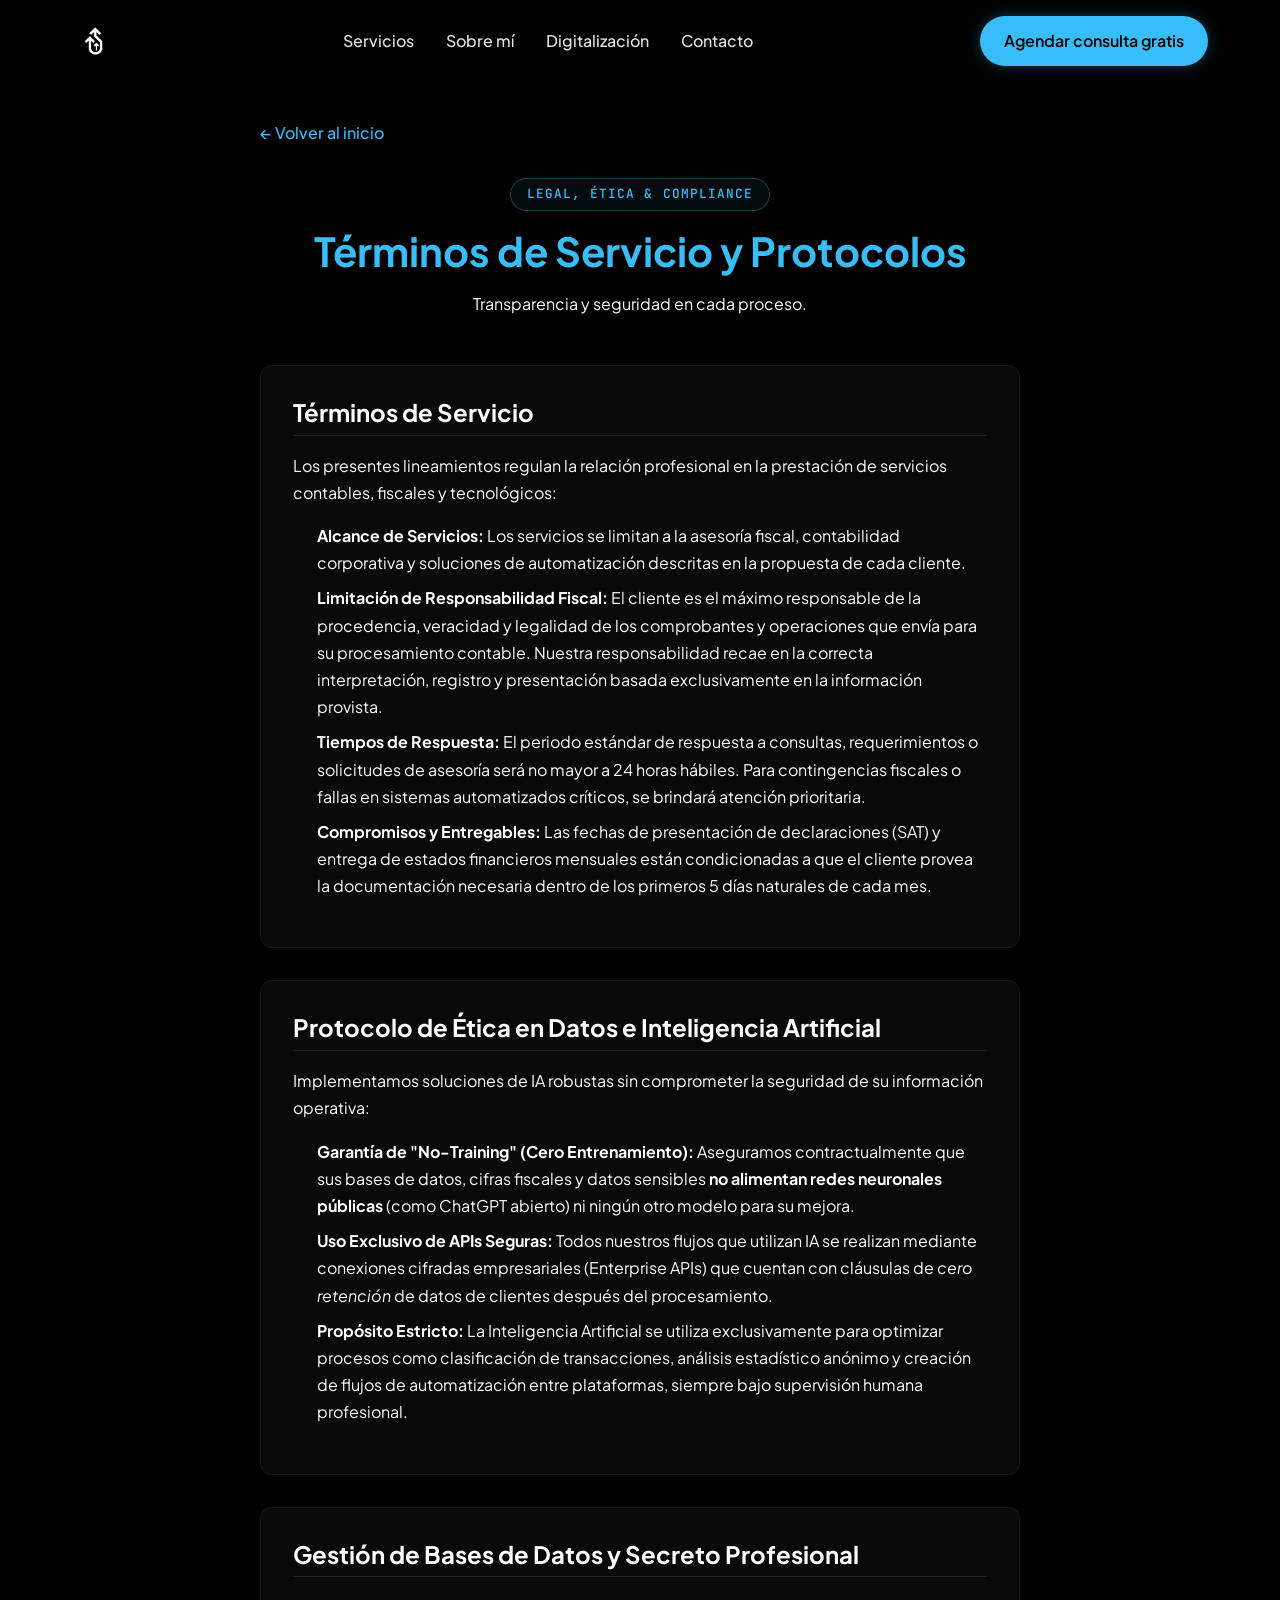
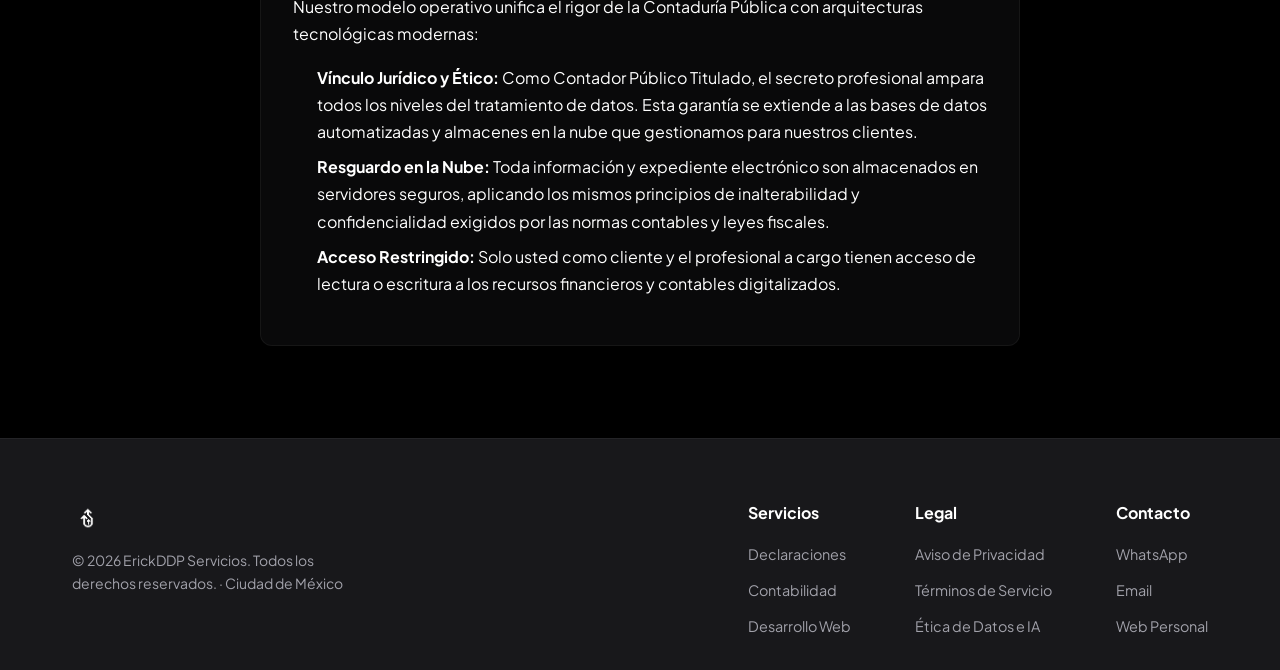
<file: legal.html>
<!DOCTYPE html>
<html lang="es">
<head>
    <meta charset="UTF-8">
    <meta name="viewport" content="width=device-width, initial-scale=1.0">
    <title>Términos y Ética de Datos e IA | ErickDDP Servicios</title>
    <meta name="description" content="Términos de Servicio, Protocolo de Ética en Inteligencia Artificial y Secreto Profesional de ErickDDP Servicios.">
    <link rel="preconnect" href="https://fonts.googleapis.com">
    <link rel="preconnect" href="https://fonts.gstatic.com" crossorigin>
    <link href="https://fonts.googleapis.com/css2?family=Inter:wght@300;400;500&family=JetBrains+Mono:wght@400;500&family=Plus+Jakarta+Sans:wght@300;400;500;600;700;800&display=swap" rel="stylesheet">
    <link rel="stylesheet" href="styles.css">
    <style>
        .privacy-container {
            max-width: 800px;
            margin: 0 auto;
            padding: 120px 20px 60px;
        }
        .privacy-header {
            margin-bottom: 3rem;
            text-align: center;
        }
        .privacy-header h1 {
            font-size: 2.5rem;
            color: var(--primary-400);
            margin-bottom: 1rem;
        }
        .privacy-section {
            background: rgba(24, 24, 27, 0.4);
            border: 1px solid rgba(255, 255, 255, 0.05);
            border-radius: 12px;
            padding: 2rem;
            margin-bottom: 2rem;
            backdrop-filter: blur(10px);
            scroll-margin-top: 100px;
        }
        .privacy-section h2 {
            font-size: 1.5rem;
            margin-bottom: 1rem;
            color: var(--text-light);
            border-bottom: 1px solid rgba(255, 255, 255, 0.1);
            padding-bottom: 0.5rem;
        }
        .privacy-section p, .privacy-section ul {
            color: var(--text-muted);
            line-height: 1.7;
            margin-bottom: 1rem;
        }
        .privacy-section ul {
            padding-left: 1.5rem;
        }
        .privacy-section li {
            margin-bottom: 0.5rem;
        }
        .privacy-back {
            display: inline-block;
            margin-bottom: 2rem;
            color: var(--primary-400);
            text-decoration: none;
            font-weight: 500;
            transition: color 0.3s ease;
        }
        .privacy-back:hover {
            color: var(--primary-300);
        }
    </style>
</head>
<body>
    <div class="particles-container" id="particles"></div>

    <nav class="navbar scrolled">
        <div class="container navbar-content">
            <a href="index.html" class="logo">
                <img src="images/logo.png" alt="ErickDDP Logo" height="44" onerror="this.style.display='none'; this.nextElementSibling.style.display='flex'">
                <span class="logo-fallback" style="display:none; color: var(--primary-400); font-weight: 800; font-size: 1.25rem; font-family: var(--font-sans);">ErickDDP</span>
            </a>
            <div class="nav-links">
                <a href="index.html#servicios">Servicios</a>
                <a href="index.html#sobre-mi">Sobre mí</a>
                <a href="index.html#digitalizacion">Digitalización</a>
                <a href="index.html#contacto">Contacto</a>
            </div>
            <a href="index.html#contacto" class="btn btn-primary btn-glow">Agendar consulta gratis</a>
            <button class="mobile-menu-btn" id="mobileMenuBtn" aria-label="Menú">
                <span></span>
                <span></span>
                <span></span>
            </button>
        </div>
    </nav>

    <!-- Mobile Nav Overlay -->
    <div class="mobile-nav-overlay" id="mobileNavOverlay">
        <button class="close-btn" id="mobileNavClose" aria-label="Cerrar menú">✕</button>
        <a href="index.html#servicios">Servicios</a>
        <a href="index.html#sobre-mi">Sobre mí</a>
        <a href="index.html#digitalizacion">Digitalización</a>
        <a href="index.html#contacto">Contacto</a>
        <a href="index.html#contacto" class="btn btn-primary btn-lg">Agendar consulta gratis</a>
    </div>

    <main class="privacy-container">
        <a href="index.html" class="privacy-back">← Volver al inicio</a>
        
        <header class="privacy-header">
            <span class="hero-label drop-in" style="margin-bottom: 1rem; display: inline-block;">Legal, Ética & Compliance</span>
            <h1>Términos de Servicio y Protocolos</h1>
            <p style="color: var(--text-muted);">Transparencia y seguridad en cada proceso.</p>
        </header>

        <section id="terminos" class="privacy-section">
            <h2>Términos de Servicio</h2>
            <p>Los presentes lineamientos regulan la relación profesional en la prestación de servicios contables, fiscales y tecnológicos:</p>
            <ul>
                <li><strong>Alcance de Servicios:</strong> Los servicios se limitan a la asesoría fiscal, contabilidad corporativa y soluciones de automatización descritas en la propuesta de cada cliente.</li>
                <li><strong>Limitación de Responsabilidad Fiscal:</strong> El cliente es el máximo responsable de la procedencia, veracidad y legalidad de los comprobantes y operaciones que envía para su procesamiento contable. Nuestra responsabilidad recae en la correcta interpretación, registro y presentación basada exclusivamente en la información provista.</li>
                <li><strong>Tiempos de Respuesta:</strong> El periodo estándar de respuesta a consultas, requerimientos o solicitudes de asesoría será no mayor a 24 horas hábiles. Para contingencias fiscales o fallas en sistemas automatizados críticos, se brindará atención prioritaria.</li>
                <li><strong>Compromisos y Entregables:</strong> Las fechas de presentación de declaraciones (SAT) y entrega de estados financieros mensuales están condicionadas a que el cliente provea la documentación necesaria dentro de los primeros 5 días naturales de cada mes.</li>
            </ul>
        </section>

        <section id="etica" class="privacy-section">
            <h2>Protocolo de Ética en Datos e Inteligencia Artificial</h2>
            <p>Implementamos soluciones de IA robustas sin comprometer la seguridad de su información operativa:</p>
            <ul>
                <li><strong>Garantía de "No-Training" (Cero Entrenamiento):</strong> Aseguramos contractualmente que sus bases de datos, cifras fiscales y datos sensibles <strong>no alimentan redes neuronales públicas</strong> (como ChatGPT abierto) ni ningún otro modelo para su mejora.</li>
                <li><strong>Uso Exclusivo de APIs Seguras:</strong> Todos nuestros flujos que utilizan IA se realizan mediante conexiones cifradas empresariales (Enterprise APIs) que cuentan con cláusulas de <em>cero retención</em> de datos de clientes después del procesamiento.</li>
                <li><strong>Propósito Estricto:</strong> La Inteligencia Artificial se utiliza exclusivamente para optimizar procesos como clasificación de transacciones, análisis estadístico anónimo y creación de flujos de automatización entre plataformas, siempre bajo supervisión humana profesional.</li>
            </ul>
        </section>

        <section id="secreto" class="privacy-section">
            <h2>Gestión de Bases de Datos y Secreto Profesional</h2>
            <p>Nuestro modelo operativo unifica el rigor de la Contaduría Pública con arquitecturas tecnológicas modernas:</p>
            <ul>
                <li><strong>Vínculo Jurídico y Ético:</strong> Como Contador Público Titulado, el secreto profesional ampara todos los niveles del tratamiento de datos. Esta garantía se extiende a las bases de datos automatizadas y almacenes en la nube que gestionamos para nuestros clientes.</li>
                <li><strong>Resguardo en la Nube:</strong> Toda información y expediente electrónico son almacenados en servidores seguros, aplicando los mismos principios de inalterabilidad y confidencialidad exigidos por las normas contables y leyes fiscales.</li>
                <li><strong>Acceso Restringido:</strong> Solo usted como cliente y el profesional a cargo tienen acceso de lectura o escritura a los recursos financieros y contables digitalizados.</li>
            </ul>
        </section>
    </main>

    <footer class="footer">
        <div class="container">
            <div class="footer-content">
                <div class="footer-brand">
                    <img src="images/logo.png" alt="ErickDDP Logo" height="30" onerror="this.style.display='none'; this.nextElementSibling.style.display='flex'">
                    <span class="logo-fallback" style="display:none; color: var(--primary-400); font-weight: 800; font-size: 1.25rem; font-family: var(--font-sans);">ErickDDP</span>
                    <p class="copyright">© 2026 ErickDDP Servicios. Todos los derechos reservados. · Ciudad de México</p>
                </div>
                <div class="footer-links">
                    <div class="col">
                        <h4>Servicios</h4>
                        <a href="index.html#servicios">Declaraciones</a>
                        <a href="index.html#servicios">Contabilidad</a>
                        <a href="index.html#servicios">Desarrollo Web</a>
                    </div>
                    <div class="col">
                        <h4>Legal</h4>
                        <a href="aviso-privacidad.html">Aviso de Privacidad</a>
                        <a href="legal.html#terminos">Términos de Servicio</a>
                        <a href="legal.html#etica">Ética de Datos e IA</a>
                    </div>
                    <div class="col">
                        <h4>Contacto</h4>
                        <a href="https://wa.me/525534806184">WhatsApp</a>
                        <a href="mailto:cperickd@gmail.com">Email</a>
                        <a href="https://erickddp.com">Web Personal</a>
                    </div>
                </div>
            </div>
        </div>
    </footer>
    <script src="script.js" defer></script>
</body>
</html>
</file>
<file: styles.css>
:root {
    /* Colors */
    --bg-primary: #000000;
    --bg-secondary: #09090B;
    --bg-tertiary: #18181B;

    --primary-50: #f0f9ff;
    --primary-100: #e0f2fe;
    --primary-200: #bae6fd;
    --primary-300: #7dd3fc;
    --primary-400: #38bdf8;
    --primary-500: #0ea5e9;
    --primary-600: #0284c7;
    --primary-700: #0369a1;
    --primary-800: #075985;
    --primary-900: #0c4a6e;

    --accent-color: var(--primary-400);
    --accent-glow: rgba(56, 189, 248, 0.5);

    --text-primary: #FFFFFF;
    --text-secondary: #E4E4E7;
    --text-tertiary: #A1A1AA;
    --text-quaternary: #71717A;

    /* Fonts */
    --font-sans: 'Plus Jakarta Sans', 'Inter', sans-serif;
    --font-mono: 'JetBrains Mono', monospace;

    /* Spacing */
    --container-padding: 2rem;
    --max-width: 1200px;

    /* Effects */
    --transition: all 0.3s cubic-bezier(0.4, 0, 0.2, 1);
    --glass-bg: rgba(24, 24, 27, 0.7);
    --glass-border: 1px solid rgba(255, 255, 255, 0.1);
    --glass-blur: blur(12px);
}

* {
    margin: 0;
    padding: 0;
    box-sizing: border-box;
}

html {
    scroll-behavior: smooth;
    font-size: 16px;
}

body {
    background-color: var(--bg-primary);
    color: var(--text-primary);
    font-family: var(--font-sans);
    line-height: 1.6;
    overflow-x: hidden;
    width: 100%;
}

h1,
h2,
h3,
h4 {
    font-weight: 700;
    color: var(--text-primary);
    line-height: 1.2;
}

a {
    text-decoration: none;
    color: inherit;
    transition: var(--transition);
}

ul {
    list-style: none;
}

img {
    max-width: 100%;
    display: block;
}

/* Utilities */
.container {
    max-width: var(--max-width);
    margin: 0 auto;
    padding: 0 var(--container-padding);
}

.text-accent {
    color: var(--accent-color);
}

.btn {
    display: inline-flex;
    align-items: center;
    justify-content: center;
    padding: 0.75rem 1.5rem;
    border-radius: 9999px;
    font-weight: 600;
    cursor: pointer;
    border: none;
    font-family: var(--font-sans);
    transition: var(--transition);
    text-align: center;
}

.btn-primary {
    background-color: var(--primary-400);
    color: #000;
}

.btn-primary:hover {
    background-color: var(--primary-300);
    transform: translateY(-2px);
    box-shadow: 0 0 20px var(--accent-glow);
}

.btn-outline {
    background: transparent;
    border: 1px solid var(--primary-400);
    color: var(--primary-400);
}

.btn-outline:hover {
    background: rgba(56, 189, 248, 0.1);
    box-shadow: 0 0 15px rgba(56, 189, 248, 0.2);
}

.btn-lg {
    padding: 1rem 2.5rem;
    font-size: 1.125rem;
}

.btn-sm {
    padding: 0.5rem 1rem;
    font-size: 0.875rem;
}

.btn-block {
    width: 100%;
}

.btn-glow {
    box-shadow: 0 0 15px rgba(56, 189, 248, 0.3);
}

.btn-pulse {
    animation: pulse-blue 2s infinite;
}

@keyframes pulse-blue {
    0% {
        box-shadow: 0 0 0 0 rgba(56, 189, 248, 0.7);
    }

    70% {
        box-shadow: 0 0 0 10px rgba(56, 189, 248, 0);
    }

    100% {
        box-shadow: 0 0 0 0 rgba(56, 189, 248, 0);
    }
}

.glass-pill {
    background: var(--glass-bg);
    backdrop-filter: var(--glass-blur);
    border: var(--glass-border);
    border-radius: 9999px;
    padding: 0.5rem 1rem;
    font-size: 0.875rem;
    color: var(--text-secondary);
}

.glass-card {
    background: var(--glass-bg);
    backdrop-filter: var(--glass-blur);
    border: var(--glass-border);
    border-radius: 1rem;
}

/* Navbar */
.navbar {
    position: fixed;
    top: 0;
    left: 0;
    width: 100%;
    z-index: 1000;
    padding: 1rem 0;
    transition: var(--transition);
}

.navbar.scrolled {
    background: rgba(9, 9, 11, 0.8);
    backdrop-filter: blur(10px);
    border-bottom: 1px solid rgba(56, 189, 248, 0.1);
    padding: 0.75rem 0;
}

.navbar-content {
    display: flex;
    justify-content: space-between;
    align-items: center;
}

.nav-links {
    display: flex;
    gap: 2rem;
}

.nav-links a {
    font-weight: 500;
    color: var(--text-secondary);
}

.nav-links a:hover {
    color: var(--primary-400);
}

.mobile-menu-btn {
    display: none;
    background: none;
    border: none;
    cursor: pointer;
    flex-direction: column;
    gap: 6px;
}

.mobile-menu-btn span {
    display: block;
    width: 25px;
    height: 2px;
    background-color: var(--text-primary);
    transition: var(--transition);
}

/* Hero Section */
.hero {
    height: 100vh;
    display: flex;
    align-items: flex-start;
    /* Move higher */
    justify-content: center;
    position: relative;
    padding-top: 15vh;
    /* Higher positioning */
    overflow: hidden;
    text-align: left;
    /* Left alignment */
}

.hero-content {
    display: flex;
    flex-direction: column;
    align-items: flex-start;
    /* Left alignment */
    gap: 1.5rem;
    z-index: 2;
    width: 100%;
    padding-left: var(--container-padding);
}

.hero-text {
    max-width: 900px;
    width: 100%;
}

#hero-title {
    font-size: clamp(2.25rem, 9vw, 5rem);
    line-height: 1.15;
    margin-bottom: 5rem;
    /* Large space to lower description */
    position: relative;
    display: flex;
    flex-direction: column;
}

#hero-title .phrase {
    opacity: 0;
    transform: translateY(15px);
    transition: all 0.6s cubic-bezier(0.4, 0, 0.2, 1);
    display: block;
    margin-bottom: 0.5rem;
}

#hero-title .phrase.active {
    opacity: 1;
    transform: translateY(0);
}

#hero-title span.text-accent {
    display: inline-block;
    background: linear-gradient(90deg, #c026d3, #0891b2, #c026d3, #0891b2, #c026d3);
    background-size: 200% auto;
    -webkit-background-clip: text;
    background-clip: text;
    -webkit-text-fill-color: transparent;
    animation: holographic-shimmer 3s linear infinite, breathing-text 4s ease-in-out infinite;
    filter: drop-shadow(0 0 15px rgba(192, 38, 211, 0.4));
    font-weight: 900;
}

@keyframes holographic-shimmer {
    0% {
        background-position: 0% center;
    }

    100% {
        background-position: 200% center;
    }
}

@keyframes breathing-text {

    0%,
    100% {
        transform: scale(1);
        filter: drop-shadow(0 0 15px rgba(255, 0, 255, 0.4));
    }

    50% {
        transform: scale(1.15);
        filter: drop-shadow(0 0 35px rgba(0, 255, 255, 0.8));
    }
}

.hero-subtitle {
    font-size: clamp(1rem, 4vw, 1.25rem);
    color: var(--text-secondary);
    margin: 0 0 2.5rem 0;
    /* Left alignment */
    max-width: 600px;
}

.hero-actions {
    display: flex;
    flex-direction: column;
    gap: 1rem;
    width: 100%;
    max-width: 400px;
    margin: 0;
    /* Left alignment */
}

/* Iridescent (Tornasol) Salvation Button */
.btn-salvation {
    background: linear-gradient(135deg,
            #c026d3 0%,
            #0891b2 25%,
            #059669 50%,
            #0891b2 75%,
            #c026d3 100%);
    background-size: 200% auto;
    color: #fff !important;
    text-shadow: 0 1px 2px rgba(0, 0, 0, 0.5);
    font-weight: 800;
    text-transform: uppercase;
    letter-spacing: 0.05em;
    border: 2px solid rgba(255, 255, 255, 0.3);
    box-shadow: 0 0 20px rgba(255, 0, 255, 0.3), inset 0 0 10px rgba(255, 255, 255, 0.2);
    animation: holographic-shimmer 4s linear infinite, salvation-pulse 2s infinite;
    transition: all 0.4s cubic-bezier(0.175, 0.885, 0.32, 1.275);
}

.btn-salvation:hover {
    transform: scale(1.1) translateY(-5px) !important;
    box-shadow: 0 0 40px rgba(0, 255, 255, 0.6), inset 0 0 20px rgba(255, 255, 255, 0.5);
    filter: brightness(1.2);
}

@keyframes salvation-pulse {
    0% {
        box-shadow: 0 0 15px rgba(255, 0, 255, 0.3);
    }

    50% {
        box-shadow: 0 0 35px rgba(0, 255, 255, 0.5);
    }

    100% {
        box-shadow: 0 0 15px rgba(255, 0, 255, 0.3);
    }
}

/* Scroll Indicator - Mobile Style */
.scroll-indicator {
    position: absolute;
    bottom: 25px;
    left: 50%;
    transform: translateX(-50%);
    display: flex;
    flex-direction: column;
    align-items: center;
    gap: 4px;
    opacity: 0.8;
    z-index: 5;
}

.arrow {
    display: flex;
    flex-direction: column;
    align-items: center;
}

.arrow span {
    display: block;
    width: 14px;
    height: 14px;
    border-bottom: 3px solid var(--primary-400);
    border-right: 3px solid var(--primary-400);
    transform: rotate(45deg);
    margin: -6px;
    animation: scroll-arrow-minimal 1.5s infinite;
    filter: drop-shadow(0 0 5px var(--accent-glow));
}

.arrow span:nth-child(2) {
    animation-delay: -0.2s;
}

.arrow span:nth-child(3) {
    animation-delay: -0.4s;
}

@keyframes scroll-arrow-minimal {
    0% {
        opacity: 0;
        transform: rotate(45deg) translate(-15px, -15px);
    }

    50% {
        opacity: 1;
    }

    100% {
        opacity: 0;
        transform: rotate(45deg) translate(15px, 15px);
    }
}

/* Tension State - Keep logic if needed */
.hero-tension-active #hero-main-layer {
    animation: tension-shake 8s infinite linear;
}

@keyframes tension-shake {

    0%,
    95%,
    100% {
        transform: translateX(0);
    }

    96% {
        transform: translateX(2px);
    }

    97% {
        transform: translateX(-2px);
    }

    98% {
        transform: translateX(2px);
    }

    99% {
        transform: translateX(-2px);
    }
}

.hero-tension-active #hero-subtitle {
    opacity: 0.9;
    color: #fff;
}

/* Social Proof */
.social-proof {
    padding: 2rem 0;
    border-bottom: 1px solid rgba(255, 255, 255, 0.05);
}

.badges-row {
    display: flex;
    justify-content: center;
    gap: 1.5rem;
    flex-wrap: wrap;
}

.badge {
    border: 1px solid rgba(56, 189, 248, 0.3);
    color: var(--primary-50);
    font-family: var(--font-mono);
}

/* Services */
.services {
    padding: 6rem 0;
    background-color: var(--bg-secondary);
}

.section-title {
    font-size: 3rem;
    margin-bottom: 3rem;
    text-align: center;
}

.services-grid {
    display: grid;
    grid-template-columns: repeat(auto-fit, minmax(300px, 1fr));
    gap: 2rem;
}

.flip-card {
    background-color: transparent;
    height: 380px;
    perspective: 1200px;
    cursor: pointer;
}

.flip-card-inner {
    position: relative;
    width: 100%;
    height: 100%;
    text-align: center;
    transition: transform 0.7s cubic-bezier(0.4, 0, 0.2, 1);
    transform-style: preserve-3d;
    border-radius: 1.5rem;
    box-shadow: 0 10px 30px -5px rgba(0, 0, 0, 0.5);
}

.flip-card:hover .flip-card-inner,
.flip-card.flipped-active .flip-card-inner {
    transform: rotateY(180deg);
}

.flip-card-front,
.flip-card-back {
    position: absolute;
    width: 100%;
    height: 100%;
    -webkit-backface-visibility: hidden;
    backface-visibility: hidden;
    border-radius: 1.5rem;
    overflow: hidden;
    border: 1px solid rgba(255, 255, 255, 0.1);
}

.flip-card-front {
    background-color: var(--bg-tertiary);
    display: flex;
    align-items: center;
    justify-content: center;
}

.flip-card-front img {
    position: absolute;
    top: 0;
    left: 0;
    width: 100%;
    height: 100%;
    object-fit: cover;
    z-index: 1;
    opacity: 0.6;
    transition: transform 0.8s ease, opacity 0.5s ease;
}

.flip-card:hover .flip-card-front img {
    transform: scale(1.15);
    opacity: 0.8;
}

.card-overlay {
    position: relative;
    z-index: 2;
    background: radial-gradient(circle, rgba(0, 0, 0, 0.4) 0%, rgba(0, 0, 0, 0.8) 100%);
    width: 100%;
    height: 100%;
    display: flex;
    align-items: center;
    justify-content: center;
    padding: 2rem;
    text-align: center;
    transition: background 0.5s ease;
}

.flip-card:hover .card-overlay {
    background: radial-gradient(circle, rgba(56, 189, 248, 0.1) 0%, rgba(0, 0, 0, 0.8) 100%);
}

.card-overlay h3 {
    margin: 0;
    font-size: 2rem;
    font-weight: 800;
    text-transform: uppercase;
    letter-spacing: 1px;
    line-height: 1.1;
    text-shadow: 0 5px 15px rgba(0, 0, 0, 0.5);
    background: linear-gradient(135deg, #fff 0%, var(--primary-200) 100%);
    -webkit-background-clip: text;
    background-clip: text;
    -webkit-text-fill-color: transparent;
}

.flip-card-back {
    background-color: var(--bg-tertiary);
    color: var(--text-primary);
    transform: rotateY(180deg);
    display: flex;
    flex-direction: column;
    justify-content: center;
    padding: 2rem;
    border: 1px solid var(--primary-900);
}

.flip-card-back h3 {
    color: var(--primary-400);
    margin-bottom: 1rem;
}

.flip-card-back p {
    font-size: 0.95rem;
    margin-bottom: 1.5rem;
    color: var(--text-secondary);
}

.tags {
    display: flex;
    flex-wrap: wrap;
    gap: 0.5rem;
    justify-content: center;
    margin-bottom: 1.5rem;
}

.tag {
    background: rgba(56, 189, 248, 0.1);
    color: var(--primary-300);
    padding: 0.25rem 0.5rem;
    border-radius: 4px;
    font-size: 0.75rem;
    font-family: var(--font-mono);
    border: 1px solid rgba(56, 189, 248, 0.2);
}

/* Dashboard Metrics */
.dashboard-metrics {
    padding: 6rem 0;
    min-height: 100vh;
    display: flex;
    align-items: center;
    background: radial-gradient(circle at center, rgba(12, 74, 110, 0.2) 0%, rgba(0, 0, 0, 1) 80%);
    border-top: 1px solid rgba(56, 189, 248, 0.1);
    border-bottom: 1px solid rgba(56, 189, 248, 0.1);
    position: relative;
    overflow: hidden;
}

.metrics-header-mobile {
    display: none;
    text-align: center;
    margin-bottom: 3rem;
    width: 100%;
}

.status-badge {
    background: rgba(56, 189, 248, 0.1);
    border: 1px solid rgba(56, 189, 248, 0.2);
    color: var(--primary-400);
    padding: 0.5rem 1rem;
    border-radius: 999px;
    font-size: 0.75rem;
    font-weight: 600;
    text-transform: uppercase;
    letter-spacing: 0.05em;
    backdrop-filter: blur(4px);
}

.status-badge.pulse::before {
    content: '';
    display: inline-block;
    width: 8px;
    height: 8px;
    background: var(--primary-400);
    border-radius: 50%;
    margin-right: 8px;
    box-shadow: 0 0 10px var(--primary-400);
    animation: simple-pulse 2s infinite;
}

@keyframes simple-pulse {
    0% {
        opacity: 1;
        transform: scale(1);
    }

    50% {
        opacity: 0.5;
        transform: scale(1.2);
    }

    100% {
        opacity: 1;
        transform: scale(1);
    }
}

.metrics-grid {
    display: grid;
    grid-template-columns: repeat(4, 1fr);
    gap: 2rem;
    width: 100%;
}

.metric-item {
    padding: 2.5rem 1.5rem;
    background: rgba(255, 255, 255, 0.02);
    border: 1px solid rgba(255, 255, 255, 0.05);
    border-radius: 1.5rem;
    text-align: center;
    transition: var(--transition);
    display: flex;
    flex-direction: column;
    align-items: center;
    position: relative;
    overflow: hidden;
}

.metric-item:hover {
    background: rgba(56, 189, 248, 0.05);
    border-color: rgba(56, 189, 248, 0.2);
    transform: translateY(-5px);
}

.metric-viz {
    height: 60px;
    width: 100%;
    margin-bottom: 1.5rem;
    display: flex;
    align-items: center;
    justify-content: center;
}

.sparkline {
    width: 100%;
    height: 100%;
}

.sparkline path {
    fill: none;
    stroke: var(--primary-400);
    stroke-width: 2.5;
    stroke-linecap: round;
    filter: drop-shadow(0 0 5px var(--primary-400));
    stroke-dasharray: 300;
    stroke-dashoffset: 300;
    animation: draw-sparkline 3s ease-out forwards;
}

@keyframes draw-sparkline {
    to {
        stroke-dashoffset: 0;
    }
}

.experience-bar {
    width: 80%;
    height: 8px;
    background: rgba(255, 255, 255, 0.1);
    border-radius: 4px;
    overflow: hidden;
}

.bar-fill {
    width: 0%;
    height: 100%;
    background: var(--primary-400);
    box-shadow: 0 0 15px var(--primary-400);
    animation: fill-bar 2.5s ease-out forwards;
}

@keyframes fill-bar {
    to {
        width: 85%;
    }
}

.automation-pulse {
    position: relative;
    width: 40px;
    height: 40px;
}

.pulse-dot {
    width: 12px;
    height: 12px;
    background: var(--primary-400);
    border-radius: 50%;
    position: absolute;
    top: 50%;
    left: 50%;
    transform: translate(-50%, -50%);
    box-shadow: 0 0 15px var(--primary-400);
}

.pulse-ring {
    border: 3px solid var(--primary-400);
    border-radius: 50%;
    height: 40px;
    width: 40px;
    position: absolute;
    top: 0;
    left: 0;
    animation: ripple 2s infinite linear;
    opacity: 0;
}

@keyframes ripple {
    0% {
        transform: scale(0.5);
        opacity: 0;
    }

    50% {
        opacity: 0.5;
    }

    100% {
        transform: scale(1.5);
        opacity: 0;
    }
}

.degrees-icon {
    font-size: 1.5rem;
    display: flex;
    gap: 15px;
}

.metric-number {
    display: block;
    font-size: 3.5rem;
    font-weight: 800;
    color: #fff;
    margin-bottom: 0.5rem;
    line-height: 1;
    font-family: var(--font-mono);
}

.metric-label {
    display: block;
    color: var(--text-secondary);
    font-size: 0.875rem;
    font-weight: 500;
    margin-bottom: 1.5rem;
    max-width: 180px;
}

.item-status {
    font-size: 0.65rem;
    font-weight: 700;
    color: var(--text-quaternary);
    text-transform: uppercase;
    letter-spacing: 1px;
    background: rgba(255, 255, 255, 0.05);
    padding: 0.25rem 0.75rem;
    border-radius: 4px;
    border: 1px solid rgba(255, 255, 255, 0.1);
}

.item-status.success {
    color: #4ade80;
    border-color: rgba(74, 222, 128, 0.2);
    background: rgba(74, 222, 128, 0.05);
}

@media (max-width: 1024px) {
    .metrics-grid {
        grid-template-columns: repeat(2, 1fr);
    }
}

@media (max-width: 768px) {
    .dashboard-metrics {
        padding: 4rem 0;
        min-height: 100vh;
        height: auto;
        display: flex;
        align-items: center;
    }

    .metrics-header-mobile {
        display: block;
        margin-bottom: 2rem;
    }

    .metrics-grid {
        grid-template-columns: 1fr;
        gap: 1.5rem;
    }

    .metric-item {
        padding: 2.5rem 1.5rem;
        flex-direction: column;
        justify-content: center;
        text-align: center;
        min-height: 200px;
    }

    .metric-viz {
        width: 100%;
        height: 50px;
        margin-bottom: 1rem;
        margin-right: 0;
        order: 0;
    }

    .metric-number {
        font-size: 3rem;
        margin-bottom: 0.25rem;
    }

    .metric-label {
        margin-bottom: 1rem;
        font-size: 0.875rem;
        max-width: 100%;
    }

    .item-status {
        position: static;
        margin-top: 0.5rem;
    }
}

/* Lead Capture Form */
.lead-capture {
    padding: 6rem 0;
    background-color: var(--bg-primary);
    position: relative;
}

.form-card {
    max-width: 800px;
    margin: 0 auto;
    padding: 3rem;
    border: 1px solid rgba(56, 189, 248, 0.3);
    box-shadow: 0 0 30px rgba(56, 189, 248, 0.1);
}

.form-header {
    text-align: center;
    margin-bottom: 2.5rem;
}

.form-header h2 {
    font-size: 2.5rem;
    margin-bottom: 1rem;
}

.form-header p {
    color: var(--text-secondary);
}

.form-group {
    margin-bottom: 1.5rem;
}

.form-row {
    display: grid;
    grid-template-columns: 1fr 1fr;
    gap: 1.5rem;
}

label {
    display: block;
    margin-bottom: 0.5rem;
    color: var(--text-secondary);
    font-weight: 500;
}

input,
select,
textarea {
    width: 100%;
    padding: 0.8rem 1rem;
    background: rgba(255, 255, 255, 0.03);
    border: 1px solid rgba(255, 255, 255, 0.1);
    border-radius: 0.5rem;
    color: var(--text-primary);
    font-family: var(--font-sans);
    font-size: 1rem;
    transition: var(--transition);
}

input:focus,
select:focus,
textarea:focus {
    outline: none;
    border-color: var(--primary-400);
    box-shadow: 0 0 0 3px rgba(56, 189, 248, 0.1);
    background: rgba(255, 255, 255, 0.05);
}

textarea {
    resize: vertical;
}

.form-status {
    margin-top: 1rem;
    text-align: center;
    font-weight: 500;
    min-height: 1.5rem;
}

.form-status.success {
    color: #4ade80;
}

.form-status.error {
    color: #f87171;
}

.spinner {
    display: inline-block;
    width: 20px;
    height: 20px;
    border: 3px solid rgba(56, 189, 248, 0.3);
    border-radius: 50%;
    border-top-color: var(--primary-400);
    animation: spin 1s ease-in-out infinite;
    margin-right: 0.5rem;
    vertical-align: middle;
}

@keyframes spin {
    to {
        transform: rotate(360deg);
    }
}

/* About Section */
.about-section {
    padding: 6rem 0;
    background-color: var(--bg-secondary);
}

.about-content {
    display: grid;
    grid-template-columns: 300px 1fr;
    gap: 4rem;
    align-items: center;
}

.about-image {
    position: relative;
    width: 300px;
    height: 300px;
    border-radius: 50%;
    overflow: hidden;
    border: 2px solid var(--primary-400);
    box-shadow: 0 0 30px rgba(56, 189, 248, 0.2);
}

.about-image img {
    width: 100%;
    height: 100%;
    object-fit: cover;
}

.fallback-avatar {
    display: none;
    width: 100%;
    height: 100%;
    background: var(--bg-tertiary);
    color: var(--primary-400);
    font-size: 5rem;
    font-weight: 700;
    align-items: center;
    justify-content: center;
}

.about-text h2 {
    font-size: 2.5rem;
    margin-bottom: 1.5rem;
}

.about-bio p {
    margin-bottom: 1.5rem;
    color: var(--text-secondary);
    font-size: 1.1rem;
}

.skills-row {
    display: flex;
    flex-wrap: wrap;
    gap: 0.8rem;
    margin-bottom: 2rem;
}

.skill-tag {
    background: var(--bg-tertiary);
    color: var(--text-secondary);
    padding: 0.5rem 1rem;
    border-radius: 9999px;
    font-size: 0.9rem;
    border: 1px solid rgba(255, 255, 255, 0.05);
}

.link-arrow {
    color: var(--primary-400);
    font-weight: 600;
    display: inline-flex;
    align-items: center;
    gap: 0.5rem;
}

.link-arrow:hover {
    gap: 0.8rem;
}

/* CTA Final */
.cta-final {
    padding: 6rem 0;
    text-align: center;
    background: radial-gradient(circle at center, rgba(2, 132, 199, 0.2) 0%, rgba(0, 0, 0, 1) 70%);
}

.cta-final h2 {
    font-size: 3rem;
    margin-bottom: 1rem;
}

.cta-final p {
    color: var(--text-secondary);
    margin-bottom: 2.5rem;
    font-size: 1.25rem;
}

.whatsapp-direct {
    margin-top: 2rem;
    font-size: 1rem;
    color: var(--text-tertiary);
}

.whatsapp-direct a {
    color: var(--primary-400);
    font-weight: 600;
}

/* Footer */
.footer {
    padding: 4rem 0 2rem;
    background-color: var(--bg-tertiary);
    border-top: 1px solid rgba(255, 255, 255, 0.05);
}

.footer-content {
    display: flex;
    justify-content: space-between;
    flex-wrap: wrap;
    gap: 3rem;
}

.footer-brand {
    max-width: 300px;
}

.copyright {
    margin-top: 1rem;
    font-size: 0.875rem;
    color: var(--text-tertiary);
}

.footer-links {
    display: flex;
    gap: 4rem;
}

.footer-links .col {
    display: flex;
    flex-direction: column;
    gap: 0.8rem;
}

.footer-links h4 {
    margin-bottom: 0.5rem;
    font-size: 1rem;
}

.footer-links a {
    color: var(--text-tertiary);
    font-size: 0.9rem;
}

.footer-links a:hover {
    color: var(--primary-400);
}

/* Particles Container */
.particles-container {
    position: fixed;
    top: 0;
    left: 0;
    width: 100%;
    height: 100%;
    pointer-events: none;
    z-index: 0;
    overflow: hidden;
}

.particle {
    position: absolute;
    border-radius: 50%;
    background: var(--primary-400);
    opacity: 0.3;
    animation: rise var(--duration) linear infinite;
    bottom: -20px;
}

@keyframes rise {
    0% {
        transform: translateY(0) translateX(0);
        opacity: 0;
    }

    20% {
        opacity: 0.5;
    }

    80% {
        opacity: 0.5;
    }

    100% {
        transform: translateY(calc(-100vh - 50px)) translateX(var(--drift));
        opacity: 0;
    }
}

/* Mobile Menu Overlay */
.mobile-nav-overlay {
    display: none;
    position: fixed;
    top: 0;
    left: 0;
    width: 100%;
    height: 100%;
    background: rgba(0, 0, 0, 0.95);
    backdrop-filter: blur(20px);
    z-index: 999;
    flex-direction: column;
    align-items: center;
    justify-content: center;
    gap: 2.5rem;
}

.mobile-nav-overlay.open {
    display: flex;
}

.mobile-nav-overlay a {
    font-size: 1.75rem;
    font-weight: 700;
    color: var(--text-secondary);
    transition: var(--transition);
}

.mobile-nav-overlay a:hover {
    color: var(--primary-400);
}

.mobile-nav-overlay .close-btn {
    position: absolute;
    top: 1.5rem;
    right: 1.5rem;
    background: none;
    border: none;
    color: var(--text-primary);
    font-size: 2rem;
    cursor: pointer;
    line-height: 1;
}

/* Mobile menu active state */
.mobile-menu-btn.active span:nth-child(1) {
    transform: rotate(45deg) translate(5px, 6px);
}

.mobile-menu-btn.active span:nth-child(2) {
    opacity: 0;
}

.mobile-menu-btn.active span:nth-child(3) {
    transform: rotate(-45deg) translate(5px, -6px);
}

/* Hero fallback visual */
.hero-visual-fallback {
    width: 100%;
    max-width: 500px;
    aspect-ratio: 1;
    display: flex;
    align-items: center;
    justify-content: center;
    position: relative;
}

.hero-visual-fallback svg {
    width: 100%;
    height: 100%;
    animation: float 6s ease-in-out infinite;
}

/* Flip card mobile active state */
.flip-card.flipped-active .flip-card-inner {
    transform: rotateY(180deg);
}

.flip-card.flipped-active {
    z-index: 10;
}

/* Select dark option fix */
select option {
    background-color: var(--bg-tertiary);
    color: var(--text-primary);
}

/* Scroll reveal animations */
.reveal {
    opacity: 0;
    transform: translateY(30px);
    transition: opacity 0.7s ease, transform 0.7s ease;
}

.reveal.visible {
    opacity: 1;
    transform: translateY(0);
}

.reveal-delay-1 {
    transition-delay: 0.1s;
}

.reveal-delay-2 {
    transition-delay: 0.2s;
}

.reveal-delay-3 {
    transition-delay: 0.3s;
}

.reveal-delay-4 {
    transition-delay: 0.4s;
}

/* Digitalizacion Section */
#digitalizacion {
    padding: 6rem 0;
    background: transparent;
    position: relative;
    overflow: visible;
    /* Prevent clipping of animated elements */
}

#digitalizacion::before {
    content: '';
    position: absolute;
    top: 50%;
    left: 50%;
    transform: translate(-50%, -50%);
    width: 100%;
    max-width: 600px;
    height: 600px;
    background: radial-gradient(circle, rgba(56, 189, 248, 0.06) 0%, transparent 70%);
    pointer-events: none;
    z-index: -1;
}

.digitalizacion-grid {
    display: grid;
    grid-template-columns: 1fr 1fr;
    gap: 4rem;
    align-items: center;
}

.digitalizacion-text h2 {
    font-size: 2.75rem;
    margin-bottom: 1.5rem;
}

.digitalizacion-text p {
    color: var(--text-secondary);
    font-size: 1.1rem;
    margin-bottom: 2rem;
}

.digitalizacion-steps {
    display: flex;
    flex-direction: column;
    gap: 1.5rem;
}

.step-item {
    display: flex;
    gap: 1rem;
    align-items: flex-start;
}

.step-icon {
    width: 48px;
    height: 48px;
    min-width: 48px;
    border-radius: 12px;
    background: rgba(56, 189, 248, 0.1);
    border: 1px solid rgba(56, 189, 248, 0.2);
    display: flex;
    align-items: center;
    justify-content: center;
    font-size: 1.5rem;
}

.step-content h4 {
    font-size: 1rem;
    margin-bottom: 0.25rem;
    color: var(--text-primary);
}

.step-content p {
    font-size: 0.9rem;
    color: var(--text-tertiary);
    margin: 0;
}

.digitalizacion-visual {
    display: grid;
    grid-template-columns: 1fr 1fr;
    gap: 1.5rem;
}

/* New High-Tech Animations */
.digitalizacion-row {
    display: flex;
    gap: 2rem;
    margin-bottom: 2rem;
    width: 100%;
    flex-wrap: wrap;
}

@media (max-width: 768px) {
    .digitalizacion-row {
        flex-direction: column;
        gap: 1.5rem;
        margin-bottom: 1.5rem;
    }
}

.row-reveal {
    opacity: 0;
    transform: translateX(-50px);
    transition: all 0.8s cubic-bezier(0.175, 0.885, 0.32, 1.275);
}

.row-reveal.visible {
    opacity: 1;
    transform: translateX(0);
}

/* Electric Border Effect */
.step-item {
    position: relative;
    background: rgba(9, 9, 11, 0.6);
    padding: 1.5rem;
    border-radius: 1rem;
    border: 1px solid rgba(56, 189, 248, 0.1);
    transition: all 0.5s cubic-bezier(0.175, 0.885, 0.32, 1.275);
    overflow: hidden;
    width: 100%;
    max-width: 100%;
    opacity: 0;
    transform: translateY(20px);
}

.step-item.visible {
    opacity: 1;
    transform: translateY(0);
}

.step-item::after {
    content: '';
    position: absolute;
    inset: 0;
    border: 2px solid transparent;
    border-radius: 1rem;
    background: linear-gradient(90deg, #00d2ff, #fff, #00d2ff) border-box;
    -webkit-mask: linear-gradient(#fff 0 0) padding-box, linear-gradient(#fff 0 0);
    mask: linear-gradient(#fff 0 0) padding-box, linear-gradient(#fff 0 0);
    -webkit-mask-composite: destination-out;
    mask-composite: exclude;
    opacity: 0;
    transition: opacity 0.5s ease;
    animation: electric-lightning 2s linear infinite;
}

@keyframes electric-lightning {

    0%,
    100% {
        filter: brightness(1) drop-shadow(0 0 5px #38bdf8);
    }

    50% {
        filter: brightness(1.8) drop-shadow(0 0 15px #fff);
    }

    75% {
        filter: brightness(1.2) drop-shadow(0 0 8px #38bdf8);
    }

    80% {
        filter: brightness(2) drop-shadow(0 0 20px #fff);
    }

    85% {
        filter: brightness(1.2) drop-shadow(0 0 8px #38bdf8);
    }
}

.step-item:hover::after,
.row-reveal.visible .step-item::after {
    opacity: 1;
}

@keyframes electric-glow {
    0% {
        filter: hue-rotate(180deg) brightness(1);
    }

    50% {
        filter: hue-rotate(220deg) brightness(1.5);
    }

    100% {
        filter: hue-rotate(180deg) brightness(1);
    }
}

/* Data Typing Effect */
.step-content h4 {
    display: inline-block;
    overflow: hidden;
    white-space: nowrap;
    width: 0;
    border-right: 2px solid transparent;
}

.step-item.active .step-content h4 {
    animation: typing-effect 1.5s steps(30, end) forwards, blink-caret 0.75s step-end 2;
    border-right: 2px solid var(--primary-400);
}

@media (max-width: 768px) {
    .step-content h4 {
        white-space: normal;
        /* Allow wrapping on mobile */
        width: 100% !important;
        /* Disable width animation for wrapping text */
        border-right: none;
    }
}

@keyframes typing-effect {
    from {
        width: 0
    }

    to {
        width: 100%
    }
}

@keyframes blink-caret {

    from,
    to {
        border-color: transparent
    }

    50% {
        border-color: var(--primary-400)
    }
}

/* Platform Cards & Emoji Animations */
.platform-card {
    background: rgba(255, 255, 255, 0.03);
    backdrop-filter: blur(5px);
    border: 1px solid rgba(56, 189, 248, 0.2);
    border-radius: 1rem;
    padding: 1.5rem;
    text-align: center;
    transition: all 0.4s cubic-bezier(0.34, 1.56, 0.64, 1);
    cursor: default;
    opacity: 0;
    transform: scale(0.5) translateY(30px);
    box-shadow: 0 0 0 rgba(56, 189, 248, 0);
}

.platform-card.emoji-visible {
    opacity: 1;
    transform: scale(1) translateY(0);
    animation: lightning-flicker 0.4s ease-out;
}

@keyframes lightning-flicker {

    0%,
    100% {
        opacity: 1;
    }

    20% {
        opacity: 0.5;
        filter: brightness(2);
    }

    40% {
        opacity: 0.8;
    }

    60% {
        opacity: 0.4;
        filter: brightness(3);
    }

    80% {
        opacity: 0.9;
    }
}

.platform-card:hover {
    border-color: #fff;
    background: rgba(56, 189, 248, 0.1);
    transform: translateY(-8px) scale(1.05);
    box-shadow: 0 15px 40px rgba(56, 189, 248, 0.2), 0 0 20px rgba(255, 255, 255, 0.3);
}

.platform-card .platform-icon {
    font-size: 2.5rem;
    margin-bottom: 0.75rem;
    display: block;
    transition: transform 0.5s ease;
}

.platform-card:hover .platform-icon {
    transform: scale(1.2) rotate(10deg);
}

.platform-card .platform-name {
    font-weight: 600;
    font-size: 0.9rem;
    color: var(--text-secondary);
}

/* Centered CTA */
.digitalizacion-cta {
    display: flex;
    justify-content: center;
    width: 100%;
}

/* Responsive */
@media (max-width: 768px) {
    .hero h1 {
        font-size: 2.5rem;
    }

    .hero-content {
        grid-template-columns: 1fr;
        padding-top: 2rem;
        text-align: center;
        align-items: center;
    }

    .hero-subtitle {
        margin: 0 auto 2rem;
        text-align: center;
    }

    .hero-actions {
        justify-content: center;
        flex-direction: column;
    }

    .nav-links,
    .navbar .btn {
        display: none;
    }

    .mobile-menu-btn {
        display: flex;
    }

    .form-card {
        padding: 1.5rem;
    }

    .form-row {
        grid-template-columns: 1fr;
        gap: 0;
    }

    .about-content {
        grid-template-columns: 1fr;
        text-align: center;
        justify-items: center;
    }

    .skills-row {
        justify-content: center;
    }

    .footer-content {
        flex-direction: column;
        align-items: center;
        text-align: center;
    }

    .footer-links {
        gap: 2rem;
        flex-direction: column;
    }

    .digitalizacion-grid {
        grid-template-columns: 1fr;
        gap: 2rem;
    }

    .digitalizacion-visual {
        grid-template-columns: 1fr;
        gap: 1.5rem;
        width: 100%;
        overflow: visible;
    }

    .digitalizacion-text h2 {
        font-size: 2rem;
        line-height: 1.2;
    }

    .step-item {
        max-width: 100%;
        margin-left: 0;
        margin-right: 0;
    }

    .section-title {
        font-size: 2rem;
    }

    .services-grid {
        grid-template-columns: 1fr;
    }

    .metrics-grid {
        grid-template-columns: 1fr 1fr;
    }

    .cta-final h2 {
        font-size: 2rem;
    }
}

/* ─── HERO CENTERED (Updated Layout) ───────────────────────────────────────── */
.hero-label {
    display: inline-block;
    font-family: var(--font-mono);
    font-size: 0.8rem;
    font-weight: 500;
    color: var(--primary-400);
    letter-spacing: 0.08em;
    text-transform: uppercase;
    border: 1px solid rgba(56, 189, 248, 0.3);
    border-radius: 9999px;
    padding: 0.35rem 1rem;
    margin-bottom: 1.5rem;
    background: rgba(56, 189, 248, 0.06);
}

.hero-centered {
    align-items: center;
    text-align: center;
}

.hero-centered .hero-text {
    max-width: 820px;
    text-align: center;
}

.hero-title-main {
    font-size: clamp(2.25rem, 7vw, 4.5rem);
    font-weight: 800;
    line-height: 1.1;
    margin-bottom: 1.5rem;
    color: var(--text-primary);
}

.hero-centered .hero-subtitle {
    text-align: center;
    margin: 0 auto 2.5rem;
    max-width: 640px;
}

.hero-centered .hero-actions {
    align-items: center;
    flex-direction: row;
    max-width: none;
    justify-content: center;
    flex-wrap: wrap;
    margin: 0 auto;
}

@media (max-width: 768px) {
    .hero-centered .hero-actions {
        flex-direction: column;
        align-items: stretch;
        max-width: 320px;
    }
}

/* ─── FISCAL EXPLAINER ──────────────────────────────────────────────────────── */
.fiscal-explainer {
    padding: 6rem 0;
    background: linear-gradient(180deg, transparent 0%, rgba(56, 189, 248, 0.03) 100%);
}

.fiscal-explainer .section-title {
    margin-bottom: 1rem;
}

.simple-explanation {
    text-align: center;
    max-width: 680px;
    margin: 0 auto 3rem;
    font-size: 1.1rem;
    color: var(--text-secondary);
    line-height: 1.75;
}

.explainer-cards {
    display: grid;
    grid-template-columns: repeat(auto-fit, minmax(280px, 1fr));
    gap: 1.5rem;
}

.explainer-card {
    background: var(--glass-bg);
    backdrop-filter: var(--glass-blur);
    border: var(--glass-border);
    border-radius: 1rem;
    padding: 2rem;
    transition: var(--transition);
}

.explainer-card:hover {
    border-color: rgba(56, 189, 248, 0.3);
    transform: translateY(-4px);
    box-shadow: 0 8px 24px rgba(56, 189, 248, 0.1);
}

.explainer-card h3 {
    font-size: 1.05rem;
    margin-bottom: 0.75rem;
    color: var(--primary-400);
}

.explainer-card p {
    color: var(--text-tertiary);
    font-size: 0.95rem;
    line-height: 1.65;
}

@media (max-width: 768px) {
    .explainer-cards {
        grid-template-columns: 1fr;
    }
}

/* ─── TESTIMONIALS ───────────────────────────────────────────────────────────── */
.testimonials {
    padding: 6rem 0;
    background-color: var(--bg-secondary);
}

.testimonials-grid {
    display: grid;
    grid-template-columns: repeat(auto-fit, minmax(320px, 1fr));
    gap: 1.5rem;
}

.testimonial-card {
    background: var(--glass-bg);
    backdrop-filter: var(--glass-blur);
    border: var(--glass-border);
    border-radius: 1rem;
    padding: 1.75rem;
    transition: var(--transition);
}

.testimonial-card:hover {
    transform: translateY(-5px);
    border-color: rgba(56, 189, 248, 0.25);
    box-shadow: 0 10px 30px rgba(56, 189, 248, 0.1);
}

.testimonial-header {
    display: flex;
    align-items: center;
    gap: 1rem;
    margin-bottom: 1.25rem;
}

.client-initial {
    width: 48px;
    height: 48px;
    background: linear-gradient(135deg, var(--primary-500) 0%, var(--primary-700) 100%);
    border-radius: 50%;
    display: flex;
    align-items: center;
    justify-content: center;
    font-weight: 700;
    font-size: 0.8rem;
    color: white;
    flex-shrink: 0;
    letter-spacing: 0.03em;
}

.client-occupation {
    font-size: 0.875rem;
    color: var(--text-tertiary);
    margin: 0;
}

.testimonial-text {
    font-size: 0.95rem;
    line-height: 1.7;
    color: var(--text-secondary);
    font-style: italic;
}

.testimonials-disclaimer {
    margin-top: 2.5rem;
    padding-top: 1.5rem;
    text-align: center;
    font-size: 0.75rem;
    color: var(--text-quaternary);
    font-style: italic;
    max-width: 700px;
    margin-left: auto;
    margin-right: auto;
    border-top: 1px solid rgba(255, 255, 255, 0.06);
}

@media (max-width: 768px) {
    .testimonials-grid {
        grid-template-columns: 1fr;
    }
}

/* ─── WHATSAPP CONTACT SECTION ───────────────────────────────────────────────── */
.contact-whatsapp {
    padding: 6rem 0;
    text-align: center;
    background-color: var(--bg-primary);
}

.contact-whatsapp h2 {
    font-size: 2.25rem;
    margin-bottom: 1rem;
}

.contact-whatsapp .contact-subtitle {
    color: var(--text-secondary);
    margin-bottom: 2.5rem;
    font-size: 1.1rem;
    max-width: 500px;
    margin-left: auto;
    margin-right: auto;
}

.btn-whatsapp {
    display: inline-flex;
    align-items: center;
    gap: 0.6rem;
    background: #25d366;
    color: #fff;
    padding: 1rem 2.5rem;
    border-radius: 9999px;
    font-weight: 700;
    font-size: 1.1rem;
    transition: var(--transition);
    box-shadow: 0 0 20px rgba(37, 211, 102, 0.3);
}

.btn-whatsapp:hover {
    background: #1da851;
    transform: translateY(-3px);
    box-shadow: 0 0 30px rgba(37, 211, 102, 0.5);
    color: #fff;
}

/* ─── GRADIENT TEXT (highlight accent) ──────────────────────────────────────── */
.gradient-text {
    background: linear-gradient(135deg, #667eea 0%, #764ba2 100%);
    -webkit-background-clip: text;
    -webkit-text-fill-color: transparent;
    background-clip: text;
}

/* ─── BADGES INTRO ────────────────────────────────────────────────────────────── */
.badges-intro {
    text-align: center;
    font-size: 0.9rem;
    color: var(--text-tertiary);
    margin-bottom: 1.25rem;
    font-style: italic;
}

/* ─── SERVICES INTRO ─────────────────────────────────────────────────────────── */
.services-intro {
    text-align: center;
    max-width: 680px;
    margin: -1.5rem auto 3rem;
    font-size: 1.05rem;
    color: var(--text-secondary);
    line-height: 1.7;
}

/* ─── TESTIMONIALS INTRO ─────────────────────────────────────────────────────── */
.testimonials-intro {
    text-align: center;
    max-width: 780px;
    margin: -1rem auto 3rem;
    font-size: 1.05rem;
    color: var(--text-secondary);
    line-height: 1.7;
}

/* ─── SECTION TAG (pill label above section headlines) ───────────────────────── */
.section-tag {
    display: inline-block;
    padding: 0.35rem 1rem;
    background: rgba(102, 126, 234, 0.15);
    border: 1px solid rgba(102, 126, 234, 0.3);
    border-radius: 9999px;
    font-size: 0.8rem;
    color: #a5b4fc;
    margin-bottom: 1rem;
    text-transform: uppercase;
    letter-spacing: 0.06em;
    font-family: var(--font-mono);
}

/* ─── DIGITALIZATION INTRO ───────────────────────────────────────────────────── */
.digitalization-intro {
    max-width: none;
    font-size: 1rem;
    color: var(--text-secondary);
    line-height: 1.7;
    margin-bottom: 2rem;
}

/* ─── FINAL CTA SECTION ──────────────────────────────────────────────────────── */
.final-cta {
    padding: 6rem 0;
    text-align: center;
    background: linear-gradient(180deg, var(--bg-secondary) 0%, var(--bg-primary) 100%);
}

.final-cta .cta-title {
    font-size: clamp(2rem, 5vw, 3rem);
    margin-bottom: 1.25rem;
}

.final-cta .cta-description {
    color: var(--text-secondary);
    font-size: 1.1rem;
    line-height: 1.75;
    max-width: 580px;
    margin: 0 auto 2.5rem;
}

.btn-whatsapp-large {
    display: inline-flex;
    align-items: center;
    gap: 0.6rem;
    padding: 1.1rem 2.5rem;
    font-size: 1.15rem;
    font-weight: 700;
    font-family: var(--font-sans);
    background: linear-gradient(135deg, #25d366 0%, #128c7e 100%);
    color: white;
    border-radius: 9999px;
    text-decoration: none;
    box-shadow: 0 8px 24px rgba(37, 211, 102, 0.35);
    transition: var(--transition);
}

.btn-whatsapp-large:hover {
    transform: translateY(-3px);
    box-shadow: 0 14px 36px rgba(37, 211, 102, 0.45);
    color: white;
}

.cta-footer-note {
    margin-top: 1.5rem;
    font-size: 0.82rem;
    color: var(--text-quaternary);
    font-style: italic;
}
</file>
